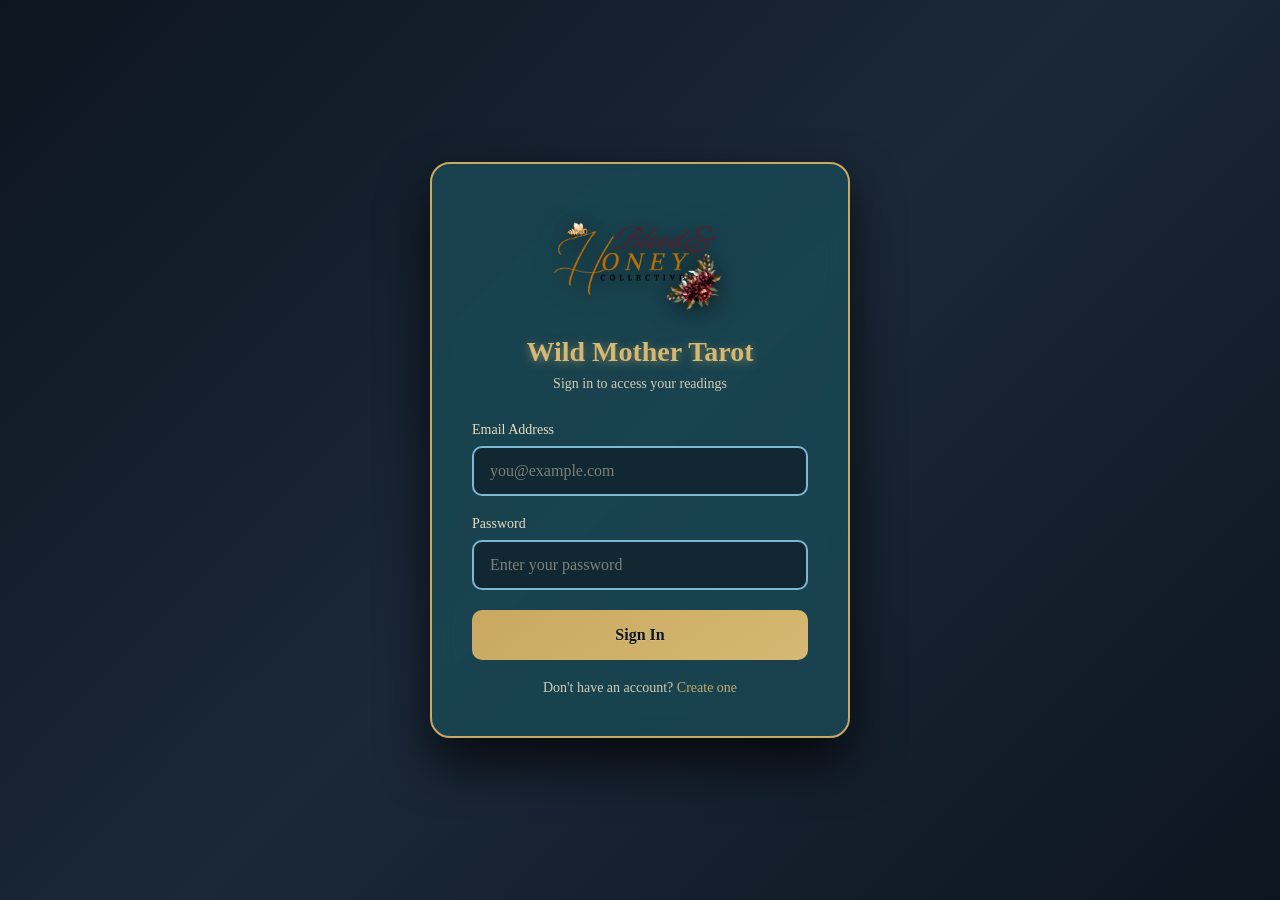
<file: index.html>
<!DOCTYPE html>
<html lang="en">
<head>
    <meta charset="UTF-8">
    <meta http-equiv="refresh" content="0; url=login.html">
    <script>window.location.href = 'login.html';</script>
</head>
<body></body>
</html>
</file>
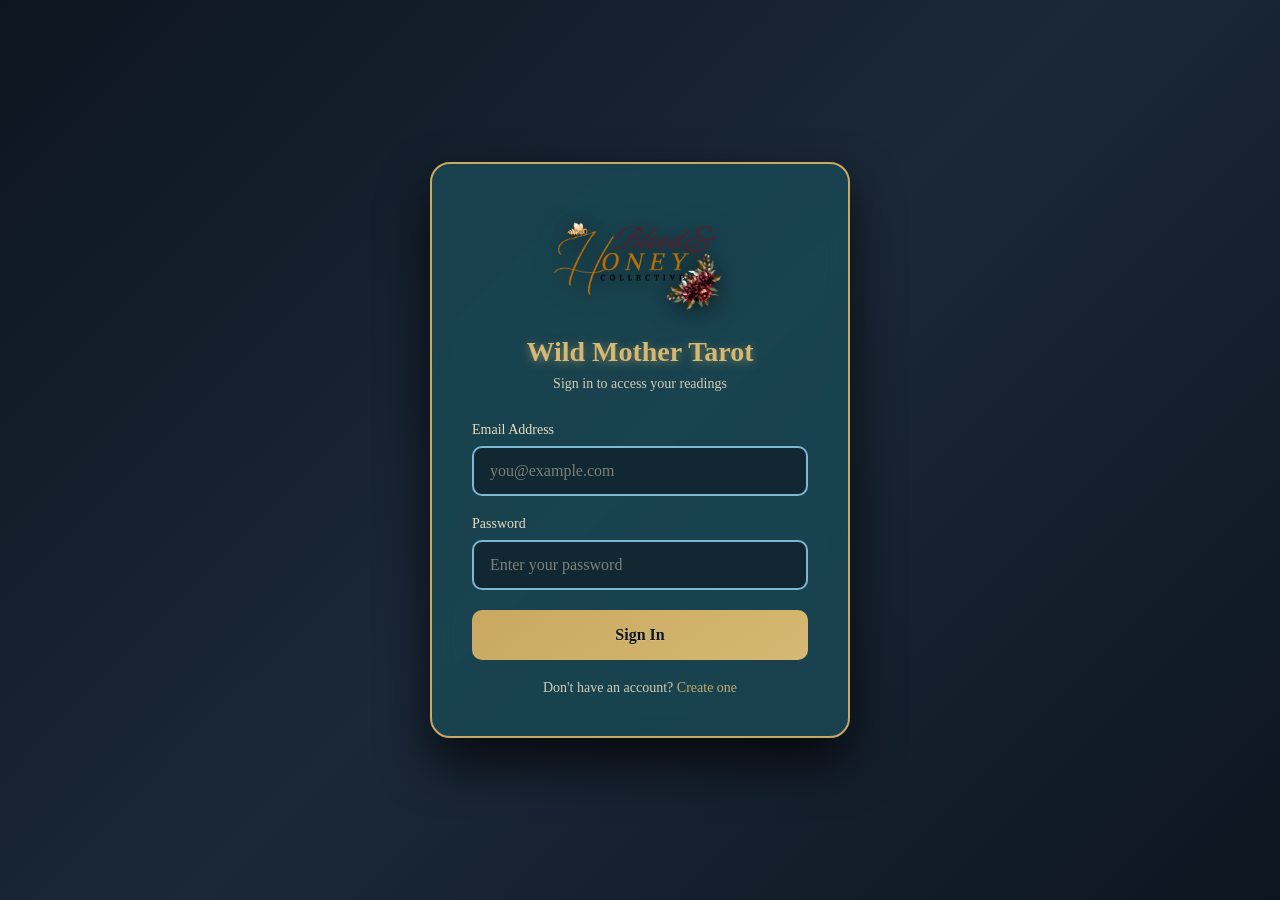
<file: tarot-app/index.html>
<!DOCTYPE html>
<html lang="en">
<head>
    <meta charset="UTF-8">
    <meta name="viewport" content="width=device-width, initial-scale=1.0">
    <title>Tarot Card Reading</title>
    <link rel="stylesheet" href="css/styles.css">
    <script>
        (function() {
            var token = localStorage.getItem('accessToken');
            if (!token) { window.location.href = 'login.html'; return; }
            try {
                var payload = JSON.parse(atob(token.split('.')[1]));
                if (payload.exp && payload.exp * 1000 < Date.now()) {
                    window.location.href = 'login.html';
                }
            } catch(e) {
                window.location.href = 'login.html';
            }
        })();
    </script>
</head>
<body>
    <div class="container">
        <!-- Back / Home Button -->
        <button id="home-btn" class="menu-toggle hidden">← Back</button>

        <!-- Logout Button -->
        <button id="logout-btn" class="logout-btn">Sign Out</button>

        <!-- Home Page -->
        <div id="home-page" class="home-page">
            <div class="home-header">
                <img src="images/BloodHoneyLogo.png" alt="Blood & Honey Collective" class="home-logo">
                <h2 class="home-subtitle">presents</h2>
                <h1 class="home-main-title">Wildmother Tarot</h1>
            </div>

            <div class="home-options">
                <button id="home-readings" class="home-option-btn">
                    <div class="home-option-icon">
                        <img src="images/ReadingsButton.png" alt="Ask The Cards" class="icon-image">
                    </div>
                    <h3 class="home-option-title">Ask The Cards</h3>
                    <p class="home-option-desc">Pull from your physical deck and explore their wisdom.</p>
                </button>

                <button id="home-journal" class="home-option-btn">
                    <div class="home-option-icon">
                        <img src="images/JournalButton.png" alt="Journal" class="icon-image">
                    </div>
                    <h3 class="home-option-title">Your Journal</h3>
                    <p class="home-option-desc">Reflect, record, remember.</p>
                </button>

                <button id="home-book-reading" class="home-option-btn">
                    <div class="home-option-icon">
                        <img src="images/CardOfTheDayButton.png" alt="Book a Reading" class="icon-image">
                    </div>
                    <h3 class="home-option-title">Book a Reading</h3>
                    <p class="home-option-desc">Book a personal reading with me.</p>
                </button>

                <button id="home-website" class="home-option-btn">
                    <div class="home-option-icon">
                        <img src="images/VisitOurWebsite.png" alt="Visit Our Website" class="icon-image">
                    </div>
                    <h3 class="home-option-title">Visit Our Website</h3>
                    <p class="home-option-desc">Your path continues beyond the cards.</p>
                </button>

                <button id="home-card-library" class="home-option-btn home-option-btn--wide">
                    <div class="home-option-icon">
                        <img src="images/ReadingsButton.png" alt="Explore the Deck" class="icon-image">
                    </div>
                    <h3 class="home-option-title">Explore the Deck</h3>
                    <p class="home-option-desc">Browse all 78 cards and their meanings.</p>
                </button>
            </div>
        </div>

        <!-- Card Library -->
        <div id="card-library" class="card-library hidden">
            <div class="library-header">
                <h2 class="library-title">Explore the Deck</h2>
                <p class="library-subtitle">78 cards. Each one a world.</p>
            </div>
            <div id="library-grid" class="library-grid"></div>
        </div>

        <!-- Card Detail Modal -->
        <div id="card-detail-modal" class="card-detail-modal hidden">
            <div class="card-detail-content">
                <button id="close-card-detail" class="card-detail-close">✕</button>
                <div id="card-detail-body"></div>
            </div>
        </div>

        <!-- Spread Selection -->
        <div id="spread-selection" class="spread-selection hidden">
            <div class="spread-question-section">
                <label for="reading-question" class="spread-question-label">Question I have for the cards</label>
                <textarea
                    id="reading-question"
                    class="spread-question-input"
                    placeholder="What are you seeking guidance on? (optional)"
                    rows="2"></textarea>
            </div>
            <button id="hold-question-btn" class="primary-btn hold-question-btn">Hold This in Your Heart</button>
        </div>

        <!-- Physical Deck Prompt -->
        <div id="physical-deck-prompt" class="physical-deck-prompt hidden">
            <h2>Shuffle. Listen. Trust.</h2>
            <p class="prompt-instruction">
                Take your Wildmother Tarot deck in your hands, then shuffle while holding your question in your heart.
            </p>
            <p class="prompt-subtext">
                If a card pops out, that's your card. Or when you feel called to, pull a card.
            </p>
            <p class="prompt-guidance">
                There's no rush. Trust your intuition. The cards that call to you are meant for you in this moment.
            </p>
            <div class="prompt-divider"><span class="prompt-divider-glyph">✦</span></div>
            <button id="continue-to-picker" class="primary-btn">I've Pulled My Cards</button>
            <div class="digital-fallback">
                <button id="use-digital-cards" class="subtle-link">
                    Don't have your deck? Use digital cards instead
                </button>
            </div>
        </div>

        <!-- Card Picker -->
        <div id="card-picker" class="card-picker hidden">
            <div id="card-picker-question" class="card-picker-question hidden">
                <p class="card-picker-question-label">Your question</p>
                <p id="card-picker-question-text" class="card-picker-question-text"></p>
            </div>
            <h2>Which card came to you?</h2>
            <p class="picker-instruction">
                Which card came home to you? Start typing its name below.
            </p>
            <div id="card-picker-positions"></div>
            <button id="confirm-cards" class="primary-btn" disabled>Continue to Your Reading</button>
        </div>

        <!-- Card Images Display (New) -->
        <div id="card-images-display" class="card-images-display hidden">
            <div id="card-images-question" class="card-images-question hidden">
                <h3>Your Question</h3>
                <p id="card-images-question-text"></p>
            </div>

            <div id="card-images-grid" class="card-images-grid"></div>

            <div class="card-images-actions">
                <button id="open-journal-btn" class="primary-btn journal-btn journal-btn-primary">
                    <span class="btn-icon">📖</span>
                    <span class="btn-text">Record in Journal</span>
                </button>
                <button id="explore-meanings-btn" class="primary-btn explore-btn">
                    <span class="btn-icon">✨</span>
                    <span class="btn-text">Explore with Wild Mother Guide</span>
                </button>
            </div>
        </div>

        <!-- Card Display Area (keep for backwards compatibility but hide) -->
        <div id="card-area" class="card-area hidden">
            <div id="position-labels" class="position-labels"></div>
            <div id="cards-container" class="cards-container"></div>
        </div>

        <!-- Reading Display -->
        <div id="reading-area" class="reading-area hidden">
            <!-- Question Display -->
            <div id="question-display" class="question-display hidden">
                <h3>Your Question</h3>
                <p id="question-text"></p>
            </div>

            <div class="reading-container">
                <div class="reading-column">
                    <h2>Your Reading</h2>
                    <div id="card-descriptions" class="card-descriptions"></div>
                </div>

                <!-- Reflections Section -->
                <div class="reflections-column">
                    <h2>Your Reflections</h2>
                    <textarea
                        id="reflections-textarea"
                        class="reflections-textarea"
                        placeholder="What thoughts, feelings, or insights does this reading bring up for you? Take a moment to reflect..."
                        rows="6"></textarea>
                    <button id="save-to-journal-btn" class="save-journal-btn">Save to Journal</button>
                    <button id="chat-with-gpt-btn" class="chat-gpt-btn">Chat with Guide ✨</button>
                    <div id="save-message" class="save-message hidden"></div>

                    <!-- GPT Chat Interface -->
                    <div id="gpt-chat-container" class="gpt-chat-container hidden">
                        <div class="gpt-chat-header">
                            <h3>Card Companion</h3>
                            <button id="close-gpt-chat" class="close-gpt-btn">✕</button>
                        </div>
                        <div id="gpt-conversation" class="gpt-conversation"></div>
                        <div class="gpt-input-area">
                            <textarea id="gpt-input" placeholder="Ask about your cards or request a reflection prompt..." rows="2"></textarea>
                            <button id="send-gpt-message" class="send-gpt-btn">Send</button>
                        </div>
                    </div>
                </div>
            </div>
        </div>

        <!-- Reset Button -->
        <div id="reset-container" class="reset-container hidden">
            <button id="reset-btn" class="reset-btn">New Reading</button>
        </div>

        <!-- Journal Page -->
        <div id="journal-page" class="journal-page hidden">
            <button id="journal-back-btn" class="back-btn">← Back to Home</button>
            <h2 class="journal-title">Your Journal</h2>

            <!-- Journal Calendar -->
            <div id="journal-calendar" class="journal-calendar">
                <div class="calendar-header">
                    <button id="cal-prev" class="cal-nav-btn">&#8249;</button>
                    <h3 id="cal-month-title" class="cal-month-title"></h3>
                    <button id="cal-next" class="cal-nav-btn">&#8250;</button>
                </div>
                <div class="calendar-weekdays">
                    <span>Sun</span>
                    <span>Mon</span>
                    <span>Tue</span>
                    <span>Wed</span>
                    <span>Thu</span>
                    <span>Fri</span>
                    <span>Sat</span>
                </div>
                <div id="calendar-grid" class="calendar-grid"></div>
            </div>

            <div id="journal-loading" class="journal-loading hidden">
                <p>Loading your entries...</p>
            </div>

            <div id="journal-entries-container" class="journal-entries-container"></div>

            <div id="journal-empty" class="journal-empty hidden">
                <p>No journal entries yet.</p>
                <p class="journal-empty-subtitle">Complete a reading and save your reflections to start your journal.</p>
            </div>

            <div id="journal-login-prompt" class="journal-login-prompt hidden">
                <p>Please sign in to view your journal.</p>
                <button class="primary-btn" onclick="window.location.href='login.html'">Sign In</button>
            </div>
        </div>

        <!-- Journal Entry Detail Modal -->
        <div id="entry-detail-modal" class="entry-modal hidden">
            <div class="entry-modal-content">
                <button id="close-entry-modal" class="entry-modal-close">✕</button>
                <div id="entry-detail-content"></div>
            </div>
        </div>

        <!-- Journal Entry Modal (Structured Format) -->
        <div id="journal-entry-modal" class="journal-entry-modal hidden">
            <div class="journal-entry-modal-content">
                <button id="close-journal-entry-modal" class="modal-close-btn">✕</button>

                <h2 class="journal-entry-title">Record Your Reading</h2>

                <!-- Question Field -->
                <div class="journal-field">
                    <label for="journal-question-input">Question I Asked</label>
                    <input
                        type="text"
                        id="journal-question-input"
                        class="journal-input"
                        placeholder="What question did you ask the cards? (optional)">
                </div>

                <!-- Cards Field -->
                <div class="journal-field">
                    <label for="journal-cards-input">Cards I Pulled</label>
                    <div class="journal-cards-section">
                        <div class="journal-cards-input-wrapper">
                            <input
                                type="text"
                                id="journal-cards-input"
                                class="journal-input"
                                placeholder="Start typing a card name..."
                                autocomplete="off">
                            <div id="journal-card-suggestions" class="journal-card-suggestions hidden"></div>
                        </div>
                        <div id="journal-selected-cards" class="journal-selected-cards"></div>
                    </div>
                </div>

                <!-- My Reflections Field -->
                <div class="journal-field">
                    <label for="journal-reflections-textarea">My Reflections</label>
                    <textarea
                        id="journal-reflections-textarea"
                        class="journal-textarea"
                        placeholder="What insights arise? What do these cards reveal?"
                        rows="6"></textarea>
                </div>

                <!-- Optional GPT Insights Field -->
                <div class="journal-field">
                    <label for="journal-gpt-insights-textarea">
                        GPT Insights
                        <span class="field-optional">(optional)</span>
                    </label>
                    <textarea
                        id="journal-gpt-insights-textarea"
                        class="journal-textarea"
                        placeholder="Copy and paste any insights from your GPT conversation here..."
                        rows="4"></textarea>
                </div>

                <div class="journal-modal-actions">
                    <button id="save-journal-modal-btn" class="primary-btn save-btn">Save to Journal</button>
                    <div id="journal-modal-save-message" class="save-message hidden"></div>
                </div>

                <div class="journal-modal-secondary">
                    <button id="journal-to-gpt-btn" class="subtle-link">
                        Or explore with Wild Mother Guide ✨
                    </button>
                </div>
            </div>
        </div>
    </div>

    <script src="js/auth.js"></script>
    <script src="js/script.js"></script>
</body>
</html>
</file>
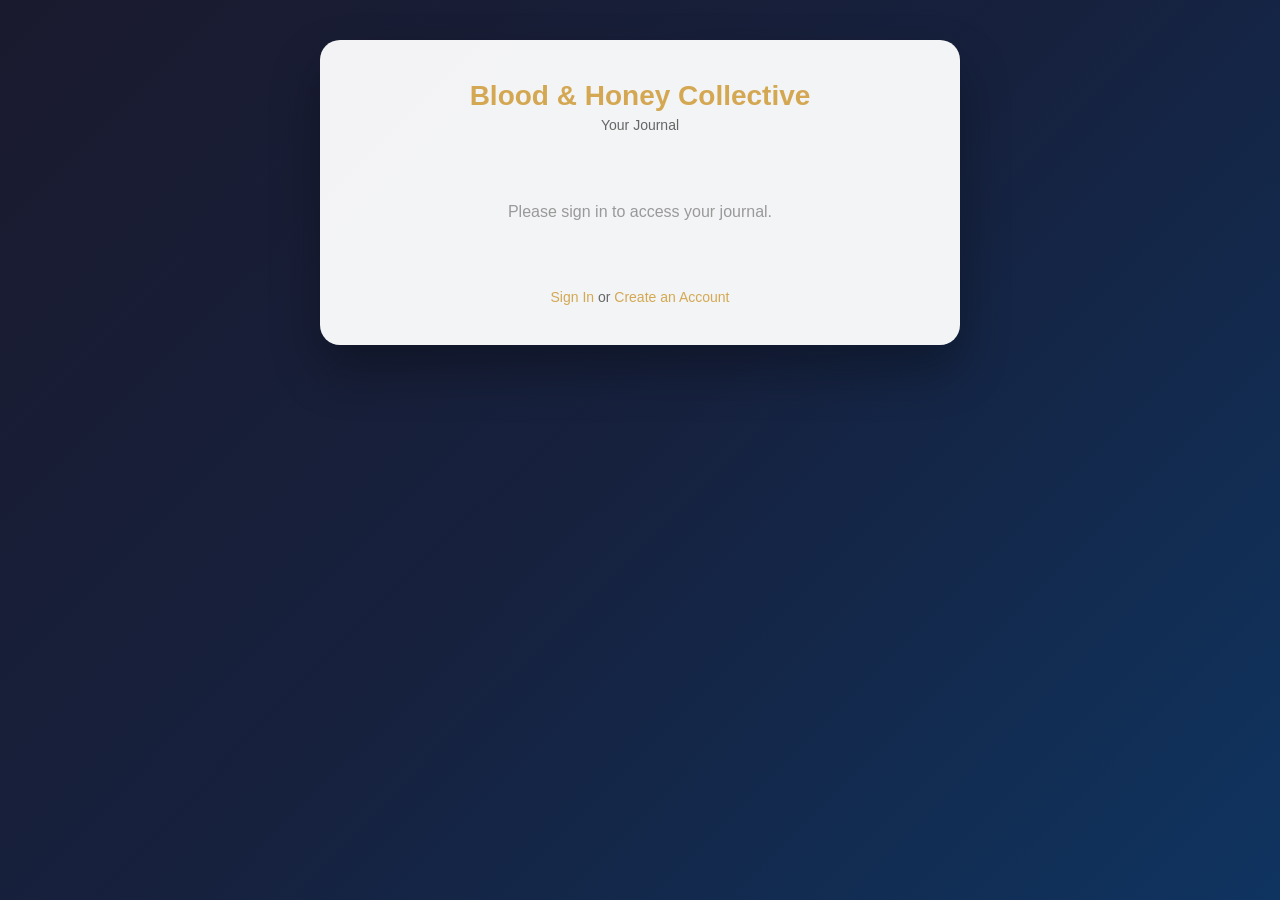
<file: journal.html>
<!DOCTYPE html>
<html lang="en">
<head>
    <meta charset="UTF-8">
    <meta name="viewport" content="width=device-width, initial-scale=1.0">
    <title>Blood & Honey Collective - Journal</title>
    <style>
        * {
            margin: 0;
            padding: 0;
            box-sizing: border-box;
        }

        body {
            font-family: 'Segoe UI', Tahoma, Geneva, Verdana, sans-serif;
            background: linear-gradient(135deg, #1a1a2e 0%, #16213e 50%, #0f3460 100%);
            min-height: 100vh;
            display: flex;
            justify-content: center;
            align-items: flex-start;
            padding: 20px;
        }

        .container {
            background: rgba(255, 255, 255, 0.95);
            border-radius: 20px;
            box-shadow: 0 25px 50px rgba(0, 0, 0, 0.3);
            padding: 40px;
            width: 100%;
            max-width: 640px;
            margin-top: 20px;
        }

        .logo {
            text-align: center;
            margin-bottom: 30px;
        }

        .logo h1 {
            color: #d4a853;
            font-size: 28px;
            font-weight: 700;
            margin-bottom: 5px;
        }

        .logo p {
            color: #666;
            font-size: 14px;
        }

        .message {
            padding: 14px;
            border-radius: 10px;
            margin-bottom: 20px;
            font-size: 14px;
            display: none;
        }

        .message.success {
            background: #d4edda;
            color: #155724;
            border: 1px solid #c3e6cb;
            display: block;
        }

        .message.error {
            background: #f8d7da;
            color: #721c24;
            border: 1px solid #f5c6cb;
            display: block;
        }

        .form-group {
            margin-bottom: 20px;
        }

        label {
            display: block;
            margin-bottom: 8px;
            color: #333;
            font-weight: 500;
            font-size: 14px;
        }

        input, textarea {
            width: 100%;
            padding: 14px 16px;
            border: 2px solid #e0e0e0;
            border-radius: 10px;
            font-size: 16px;
            font-family: inherit;
            transition: border-color 0.3s, box-shadow 0.3s;
        }

        input:focus, textarea:focus {
            outline: none;
            border-color: #d4a853;
            box-shadow: 0 0 0 3px rgba(212, 168, 83, 0.2);
        }

        input::placeholder, textarea::placeholder {
            color: #aaa;
        }

        textarea {
            resize: vertical;
            min-height: 120px;
        }

        .btn {
            padding: 14px 24px;
            background: linear-gradient(135deg, #d4a853 0%, #c4943f 100%);
            color: white;
            border: none;
            border-radius: 10px;
            font-size: 16px;
            font-weight: 600;
            cursor: pointer;
            transition: transform 0.2s, box-shadow 0.2s;
        }

        .btn:hover {
            transform: translateY(-2px);
            box-shadow: 0 10px 20px rgba(212, 168, 83, 0.3);
        }

        .btn:active {
            transform: translateY(0);
        }

        .btn:disabled {
            background: #ccc;
            cursor: not-allowed;
            transform: none;
            box-shadow: none;
        }

        .btn-small {
            padding: 8px 16px;
            font-size: 13px;
            border-radius: 8px;
        }

        .btn-danger {
            background: linear-gradient(135deg, #dc3545 0%, #c82333 100%);
        }

        .btn-danger:hover {
            box-shadow: 0 10px 20px rgba(220, 53, 69, 0.3);
        }

        .btn-secondary {
            background: linear-gradient(135deg, #6c757d 0%, #5a6268 100%);
        }

        .btn-secondary:hover {
            box-shadow: 0 10px 20px rgba(108, 117, 125, 0.3);
        }

        .header-row {
            display: flex;
            justify-content: space-between;
            align-items: center;
            margin-bottom: 20px;
        }

        .header-row h2 {
            color: #333;
            font-size: 20px;
        }

        .btn-group {
            display: flex;
            gap: 8px;
        }

        /* Entry form */
        #entryForm {
            display: none;
            margin-bottom: 30px;
            padding: 20px;
            background: #f8f9fa;
            border-radius: 12px;
        }

        #entryForm .form-actions {
            display: flex;
            gap: 10px;
        }

        /* Entry list */
        .entry-list {
            list-style: none;
        }

        .entry-item {
            background: #f8f9fa;
            border-radius: 12px;
            padding: 20px;
            margin-bottom: 12px;
            transition: box-shadow 0.2s;
        }

        .entry-item:hover {
            box-shadow: 0 4px 12px rgba(0, 0, 0, 0.08);
        }

        .entry-title {
            font-size: 18px;
            font-weight: 600;
            color: #333;
            margin-bottom: 6px;
        }

        .entry-date {
            font-size: 12px;
            color: #999;
            margin-bottom: 10px;
        }

        .entry-content {
            font-size: 14px;
            color: #555;
            line-height: 1.6;
            white-space: pre-wrap;
            margin-bottom: 12px;
        }

        .entry-actions {
            display: flex;
            gap: 8px;
        }

        .empty-state {
            text-align: center;
            padding: 40px 20px;
            color: #999;
        }

        .empty-state p {
            font-size: 16px;
            margin-bottom: 8px;
        }

        .empty-state small {
            font-size: 13px;
        }

        .login-link {
            text-align: center;
            margin-top: 20px;
            color: #666;
            font-size: 14px;
        }

        .login-link a {
            color: #d4a853;
            text-decoration: none;
            font-weight: 500;
        }

        .login-link a:hover {
            text-decoration: underline;
        }

        .nav-row {
            display: flex;
            justify-content: space-between;
            align-items: center;
            margin-bottom: 20px;
            padding-bottom: 15px;
            border-bottom: 1px solid #eee;
            font-size: 13px;
            color: #888;
        }

        .nav-row a {
            color: #d4a853;
            text-decoration: none;
            font-weight: 500;
        }

        .nav-row a:hover {
            text-decoration: underline;
        }

        .loading {
            text-align: center;
            padding: 30px;
            color: #999;
        }
    </style>
</head>
<body>
    <div class="container">
        <div class="logo">
            <h1>Blood & Honey Collective</h1>
            <p>Your Journal</p>
        </div>

        <div id="message" class="message"></div>

        <!-- Not logged in -->
        <div id="loginPrompt" style="display:none;">
            <div class="empty-state">
                <p>Please sign in to access your journal.</p>
            </div>
            <p class="login-link">
                <a href="login.html">Sign In</a> or <a href="index.html">Create an Account</a>
            </p>
        </div>

        <!-- Logged in -->
        <div id="journalApp" style="display:none;">
            <div class="nav-row">
                <span id="userEmail"></span>
                <a href="#" onclick="logout(); return false;">Sign Out</a>
            </div>

            <div class="header-row">
                <h2 id="entriesHeading">Entries</h2>
                <button class="btn btn-small" id="newEntryBtn" onclick="showForm()">New Entry</button>
            </div>

            <!-- Create / Edit form -->
            <div id="entryForm">
                <input type="hidden" id="editId">
                <div class="form-group">
                    <label for="entryTitle">Title</label>
                    <input type="text" id="entryTitle" placeholder="Entry title" required>
                </div>
                <div class="form-group">
                    <label for="entryContent">Content</label>
                    <textarea id="entryContent" placeholder="Write your thoughts..."></textarea>
                </div>
                <div class="form-actions">
                    <button class="btn btn-small" id="saveBtn" onclick="saveEntry()">Save</button>
                    <button class="btn btn-small btn-secondary" onclick="hideForm()">Cancel</button>
                </div>
            </div>

            <!-- Entries list -->
            <div id="loading" class="loading">Loading entries...</div>
            <ul id="entryList" class="entry-list"></ul>
            <div id="emptyState" class="empty-state" style="display:none;">
                <p>No journal entries yet.</p>
                <small>Tap "New Entry" to write your first one.</small>
            </div>
        </div>
    </div>

    <script>
        const API_BASE_URL = 'https://ioslearningsandbox.azurewebsites.net';

        function getToken() {
            return localStorage.getItem('accessToken');
        }

        function authHeaders() {
            return {
                'Content-Type': 'application/json',
                'Authorization': 'Bearer ' + getToken()
            };
        }

        function showMessage(text, type) {
            const el = document.getElementById('message');
            el.textContent = text;
            el.className = 'message ' + type;
        }

        function clearMessage() {
            const el = document.getElementById('message');
            el.className = 'message';
            el.textContent = '';
        }

        function formatDate(dateStr) {
            const d = new Date(dateStr);
            return d.toLocaleDateString(undefined, {
                year: 'numeric', month: 'short', day: 'numeric',
                hour: 'numeric', minute: '2-digit'
            });
        }

        // --- Auth ---

        function checkAuth() {
            const token = getToken();
            if (!token) {
                document.getElementById('loginPrompt').style.display = 'block';
                document.getElementById('journalApp').style.display = 'none';
                return false;
            }
            try {
                const payload = JSON.parse(atob(token.split('.')[1]));
                const email = payload['http://schemas.xmlsoap.org/ws/2005/05/identity/claims/name'];
                document.getElementById('userEmail').textContent = email;
            } catch (e) {
                logout();
                return false;
            }
            document.getElementById('loginPrompt').style.display = 'none';
            document.getElementById('journalApp').style.display = 'block';
            return true;
        }

        function logout() {
            localStorage.removeItem('accessToken');
            localStorage.removeItem('refreshToken');
            document.getElementById('loginPrompt').style.display = 'block';
            document.getElementById('journalApp').style.display = 'none';
            showMessage('You have been signed out.', 'success');
        }

        // --- Form ---

        function showForm(id, title, content) {
            document.getElementById('editId').value = id || '';
            document.getElementById('entryTitle').value = title || '';
            document.getElementById('entryContent').value = content || '';
            document.getElementById('entryForm').style.display = 'block';
            document.getElementById('saveBtn').textContent = id ? 'Update' : 'Save';
            document.getElementById('newEntryBtn').style.display = 'none';
            document.getElementById('entryTitle').focus();
        }

        function hideForm() {
            document.getElementById('entryForm').style.display = 'none';
            document.getElementById('newEntryBtn').style.display = 'inline-block';
        }

        // --- API calls ---

        async function loadEntries() {
            const listEl = document.getElementById('entryList');
            const loadingEl = document.getElementById('loading');
            const emptyEl = document.getElementById('emptyState');

            loadingEl.style.display = 'block';
            listEl.innerHTML = '';
            emptyEl.style.display = 'none';

            try {
                const res = await fetch(API_BASE_URL + '/api/Journal?skip=0&take=50', {
                    headers: authHeaders()
                });

                if (res.status === 401) {
                    logout();
                    showMessage('Session expired. Please sign in again.', 'error');
                    return;
                }

                const entries = await res.json();
                loadingEl.style.display = 'none';

                if (entries.length === 0) {
                    emptyEl.style.display = 'block';
                    return;
                }

                entries.forEach(entry => {
                    const li = document.createElement('li');
                    li.className = 'entry-item';
                    li.id = 'entry-' + entry.id;
                    li.innerHTML =
                        '<div class="entry-title">' + escapeHtml(entry.title) + '</div>' +
                        '<div class="entry-date">' + formatDate(entry.createdAt) + '</div>' +
                        '<div class="entry-content">' + escapeHtml(entry.content || '') + '</div>' +
                        '<div class="entry-actions">' +
                            '<button class="btn btn-small btn-secondary" onclick="editEntry(' + entry.id + ')">Edit</button>' +
                            '<button class="btn btn-small btn-danger" onclick="deleteEntry(' + entry.id + ')">Delete</button>' +
                        '</div>';
                    listEl.appendChild(li);
                });
            } catch (err) {
                loadingEl.style.display = 'none';
                showMessage('Unable to load entries. Please try again.', 'error');
            }
        }

        async function saveEntry() {
            const id = document.getElementById('editId').value;
            const title = document.getElementById('entryTitle').value.trim();
            const content = document.getElementById('entryContent').value;

            if (!title) {
                showMessage('Title is required.', 'error');
                return;
            }

            const saveBtn = document.getElementById('saveBtn');
            saveBtn.disabled = true;
            saveBtn.textContent = 'Saving...';
            clearMessage();

            try {
                const url = id
                    ? API_BASE_URL + '/api/Journal/' + id
                    : API_BASE_URL + '/api/Journal';

                const res = await fetch(url, {
                    method: id ? 'PUT' : 'POST',
                    headers: authHeaders(),
                    body: JSON.stringify({ title, content })
                });

                if (res.status === 401) {
                    logout();
                    showMessage('Session expired. Please sign in again.', 'error');
                    return;
                }

                if (!res.ok) {
                    const data = await res.json();
                    const msg = data.errors
                        ? data.errors.map(e => e.message).join(', ')
                        : 'Could not save entry.';
                    showMessage(msg, 'error');
                    return;
                }

                hideForm();
                showMessage(id ? 'Entry updated.' : 'Entry created.', 'success');
                await loadEntries();
            } catch (err) {
                showMessage('Unable to save. Please try again.', 'error');
            } finally {
                saveBtn.disabled = false;
                saveBtn.textContent = id ? 'Update' : 'Save';
            }
        }

        function editEntry(id) {
            const item = document.getElementById('entry-' + id);
            const title = item.querySelector('.entry-title').textContent;
            const content = item.querySelector('.entry-content').textContent;
            showForm(id, title, content);
            window.scrollTo({ top: 0, behavior: 'smooth' });
        }

        async function deleteEntry(id) {
            if (!confirm('Delete this entry?')) return;

            clearMessage();

            try {
                const res = await fetch(API_BASE_URL + '/api/Journal/' + id, {
                    method: 'DELETE',
                    headers: authHeaders()
                });

                if (res.status === 401) {
                    logout();
                    showMessage('Session expired. Please sign in again.', 'error');
                    return;
                }

                if (res.status === 204 || res.ok) {
                    showMessage('Entry deleted.', 'success');
                    await loadEntries();
                } else {
                    showMessage('Could not delete entry.', 'error');
                }
            } catch (err) {
                showMessage('Unable to delete. Please try again.', 'error');
            }
        }

        function escapeHtml(str) {
            const div = document.createElement('div');
            div.textContent = str;
            return div.innerHTML;
        }

        // --- Init ---
        if (checkAuth()) {
            loadEntries();
        }
    </script>
</body>
</html>
</file>
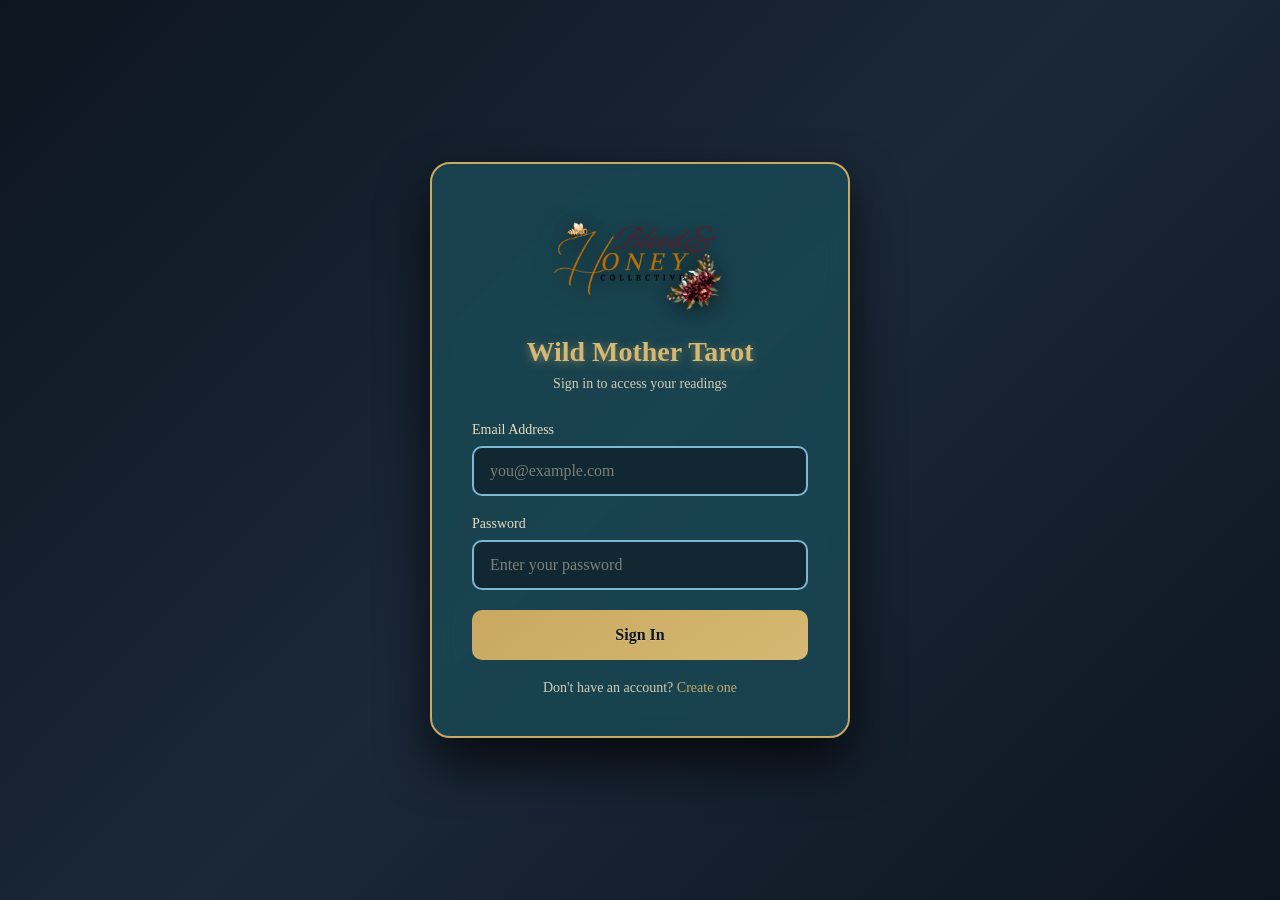
<file: login.html>
<!DOCTYPE html>
<html lang="en">
<head>
    <meta charset="UTF-8">
    <meta name="viewport" content="width=device-width, initial-scale=1.0">
    <title>Sign In - Wild Mother Tarot</title>
    <link rel="stylesheet" href="css/auth-styles.css">
</head>
<body>
    <div class="auth-container">
        <div class="auth-brand">
            <img src="images/BloodHoneyLogo.png" alt="Blood & Honey Collective" class="auth-logo">
        </div>
        <div class="logo">
            <h1>Wild Mother Tarot</h1>
            <p>Sign in to access your readings</p>
        </div>

        <div id="message" class="message"></div>

        <form id="loginForm">
            <div class="form-group">
                <label for="email">Email Address</label>
                <input
                    type="email"
                    id="email"
                    name="email"
                    placeholder="you@example.com"
                    required
                    autocomplete="email"
                >
            </div>

            <div class="form-group">
                <label for="password">Password</label>
                <input
                    type="password"
                    id="password"
                    name="password"
                    placeholder="Enter your password"
                    required
                    autocomplete="current-password"
                >
            </div>

            <button type="submit" class="btn-primary" id="submitBtn">Sign In</button>
        </form>

        <p class="auth-link">
            Don't have an account? <a href="register.html">Create one</a>
        </p>
    </div>

    <script src="js/auth.js"></script>
    <script>
        // Check if already logged in - redirect to main app
        if (isAuthenticated()) {
            window.location.href = 'app.html';
        }

        // Check for registration success message
        const urlParams = new URLSearchParams(window.location.search);
        if (urlParams.get('registered') === 'true') {
            showMessage('message', 'Registration successful! Please sign in.', 'success');
        }

        const form = document.getElementById('loginForm');
        const messageDiv = document.getElementById('message');
        const submitBtn = document.getElementById('submitBtn');

        form.addEventListener('submit', async (e) => {
            e.preventDefault();

            const email = document.getElementById('email').value.trim();
            const password = document.getElementById('password').value;

            // Clear previous messages
            messageDiv.className = 'message';
            messageDiv.textContent = '';

            // Disable button during request
            submitBtn.disabled = true;
            submitBtn.textContent = 'Signing In...';

            // Call login function from auth.js
            const result = await login(email, password);

            if (result.success) {
                // Store tokens
                setTokens(result.data.accessToken, result.data.refreshToken);

                showMessage('message', 'Signed in successfully! Redirecting...', 'success');
                form.reset();

                // Redirect to main app after brief delay
                setTimeout(() => {
                    window.location.href = 'app.html';
                }, 1000);
            } else {
                showMessage('message', result.error, 'error');
                submitBtn.disabled = false;
                submitBtn.textContent = 'Sign In';
            }
        });
    </script>
</body>
</html>
</file>
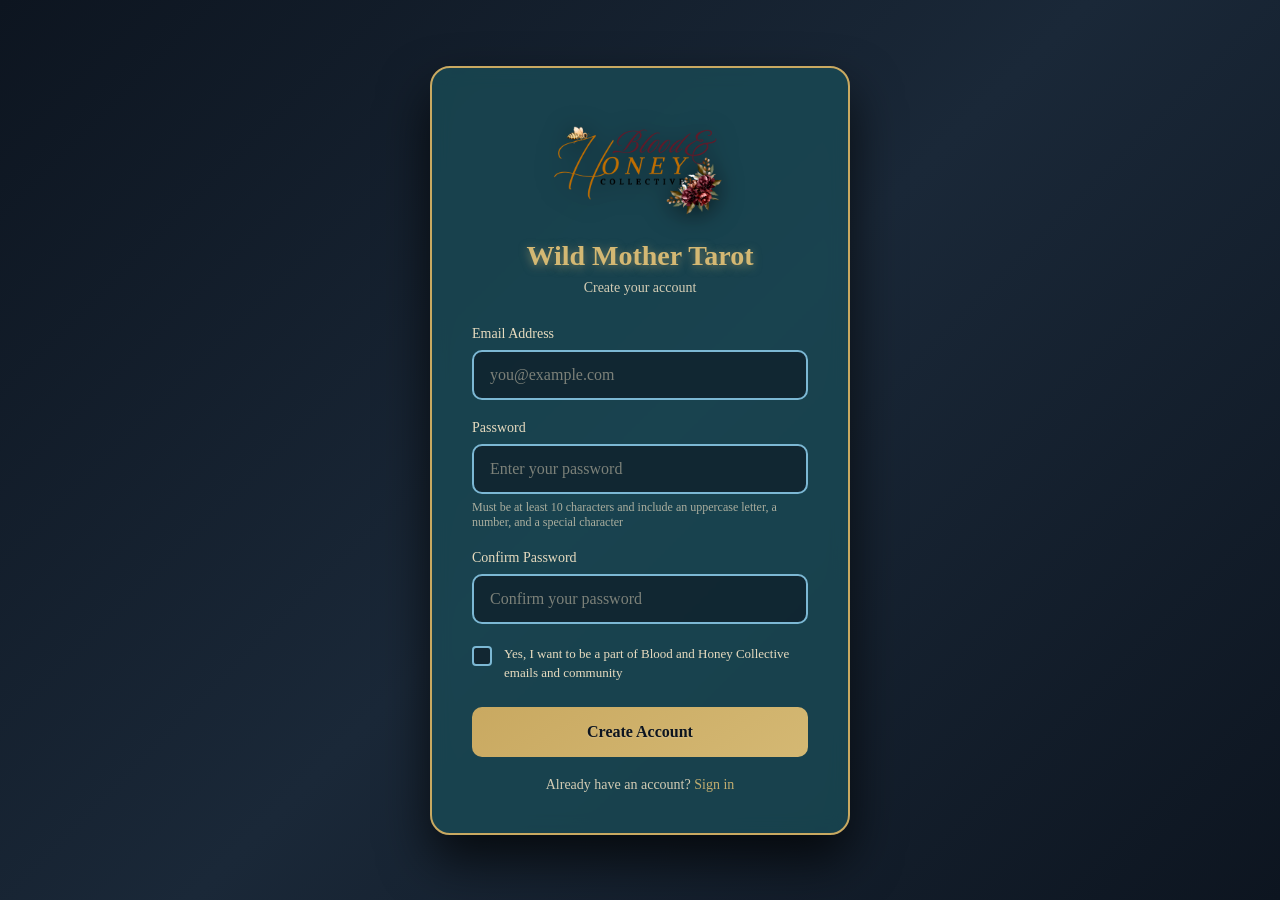
<file: register.html>
<!DOCTYPE html>
<html lang="en">
<head>
    <meta charset="UTF-8">
    <meta name="viewport" content="width=device-width, initial-scale=1.0">
    <title>Create Account - Wild Mother Tarot</title>
    <link rel="stylesheet" href="css/auth-styles.css">
</head>
<body>
    <div class="auth-container">
        <div class="auth-brand">
            <img src="images/BloodHoneyLogo.png" alt="Blood & Honey Collective" class="auth-logo">
        </div>
        <div class="logo">
            <h1>Wild Mother Tarot</h1>
            <p>Create your account</p>
        </div>

        <div id="message" class="message"></div>

        <form id="registerForm">
            <div class="form-group">
                <label for="email">Email Address</label>
                <input
                    type="email"
                    id="email"
                    name="email"
                    placeholder="you@example.com"
                    required
                    autocomplete="email"
                >
            </div>

            <div class="form-group">
                <label for="password">Password</label>
                <input
                    type="password"
                    id="password"
                    name="password"
                    placeholder="Enter your password"
                    required
                    minlength="10"
                    autocomplete="new-password"
                >
                <p class="password-requirements">Must be at least 10 characters and include an uppercase letter, a number, and a special character</p>
            </div>

            <div class="form-group">
                <label for="confirmPassword">Confirm Password</label>
                <input
                    type="password"
                    id="confirmPassword"
                    name="confirmPassword"
                    placeholder="Confirm your password"
                    required
                    autocomplete="new-password"
                >
            </div>

            <div class="form-group checkbox-group">
                <label class="checkbox-label">
                    <input type="checkbox" id="communityOptIn" name="communityOptIn">
                    <span class="checkbox-custom"></span>
                    <span class="checkbox-text">Yes, I want to be a part of Blood and Honey Collective emails and community</span>
                </label>
            </div>

            <button type="submit" class="btn-primary" id="submitBtn">Create Account</button>
        </form>

        <p class="auth-link">
            Already have an account? <a href="login.html">Sign in</a>
        </p>
    </div>

    <script src="js/auth.js"></script>
    <script>
        const form = document.getElementById('registerForm');
        const messageDiv = document.getElementById('message');
        const submitBtn = document.getElementById('submitBtn');

        form.addEventListener('submit', async (e) => {
            e.preventDefault();

            const email = document.getElementById('email').value.trim();
            const password = document.getElementById('password').value;
            const confirmPassword = document.getElementById('confirmPassword').value;
            const communityOptIn = document.getElementById('communityOptIn').checked;

            // Clear previous messages
            messageDiv.className = 'message';
            messageDiv.textContent = '';

            // Validate passwords match
            if (password !== confirmPassword) {
                showMessage('message', 'Passwords do not match', 'error');
                return;
            }

            // Validate password strength: 10+ chars, uppercase, number, special char
            if (password.length < 10) {
                showMessage('message', 'Password must be at least 10 characters', 'error');
                return;
            }
            if (!/[A-Z]/.test(password)) {
                showMessage('message', 'Password must include at least one uppercase letter', 'error');
                return;
            }
            if (!/[0-9]/.test(password)) {
                showMessage('message', 'Password must include at least one number', 'error');
                return;
            }
            if (!/[^A-Za-z0-9]/.test(password)) {
                showMessage('message', 'Password must include at least one special character', 'error');
                return;
            }

            // Disable button during request
            submitBtn.disabled = true;
            submitBtn.textContent = 'Creating Account...';

            // Call register function from auth.js
            const result = await register(email, password, { communityOptIn });

            if (result.success) {
                showMessage('message', 'Account created successfully! Redirecting to login...', 'success');
                form.reset();

                // Redirect to login page after 2 seconds
                setTimeout(() => {
                    window.location.href = 'login.html?registered=true';
                }, 2000);
            } else {
                showMessage('message', result.error, 'error');
                submitBtn.disabled = false;
                submitBtn.textContent = 'Create Account';
            }
        });
    </script>
</body>
</html>
</file>
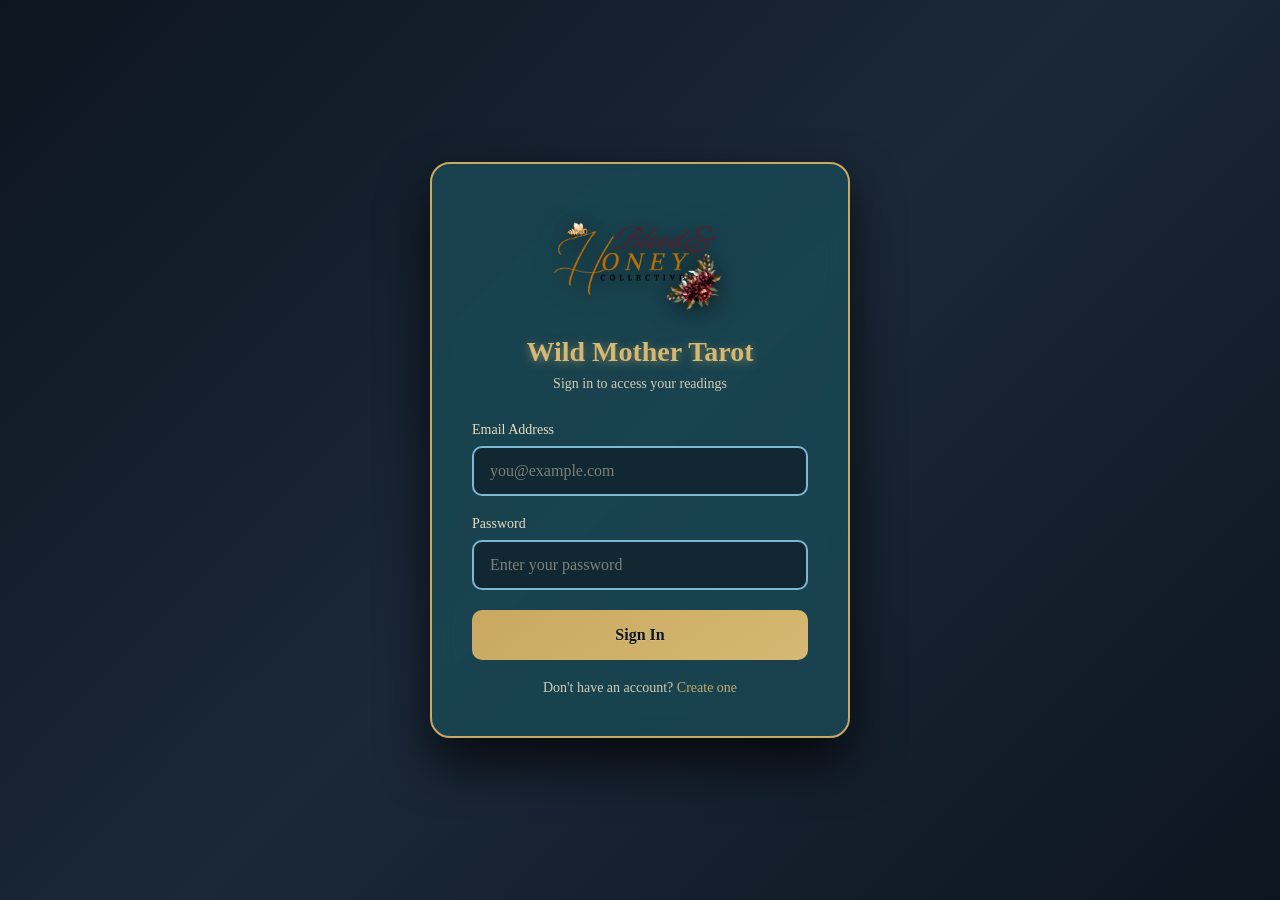
<file: tarot-app/login.html>
<!DOCTYPE html>
<html lang="en">
<head>
    <meta charset="UTF-8">
    <meta name="viewport" content="width=device-width, initial-scale=1.0">
    <title>Sign In - Wild Mother Tarot</title>
    <link rel="stylesheet" href="css/auth-styles.css">
</head>
<body>
    <div class="auth-container">
        <div class="auth-brand">
            <img src="images/BloodHoneyLogo.png" alt="Blood & Honey Collective" class="auth-logo">
        </div>
        <div class="logo">
            <h1>Wild Mother Tarot</h1>
            <p>Sign in to access your readings</p>
        </div>

        <div id="message" class="message"></div>

        <form id="loginForm">
            <div class="form-group">
                <label for="email">Email Address</label>
                <input
                    type="email"
                    id="email"
                    name="email"
                    placeholder="you@example.com"
                    required
                    autocomplete="email"
                >
            </div>

            <div class="form-group">
                <label for="password">Password</label>
                <input
                    type="password"
                    id="password"
                    name="password"
                    placeholder="Enter your password"
                    required
                    autocomplete="current-password"
                >
            </div>

            <button type="submit" class="btn-primary" id="submitBtn">Sign In</button>
        </form>

        <p class="auth-link">
            Don't have an account? <a href="register.html">Create one</a>
        </p>
    </div>

    <script src="js/auth.js"></script>
    <script>
        // Check if already logged in - redirect to main app
        if (isAuthenticated()) {
            window.location.href = 'index.html';
        }

        // Check for registration success message
        const urlParams = new URLSearchParams(window.location.search);
        if (urlParams.get('registered') === 'true') {
            showMessage('message', 'Registration successful! Please sign in.', 'success');
        }

        const form = document.getElementById('loginForm');
        const messageDiv = document.getElementById('message');
        const submitBtn = document.getElementById('submitBtn');

        form.addEventListener('submit', async (e) => {
            e.preventDefault();

            const email = document.getElementById('email').value.trim();
            const password = document.getElementById('password').value;

            // Clear previous messages
            messageDiv.className = 'message';
            messageDiv.textContent = '';

            // Disable button during request
            submitBtn.disabled = true;
            submitBtn.textContent = 'Signing In...';

            // Call login function from auth.js
            const result = await login(email, password);

            if (result.success) {
                // Store tokens
                setTokens(result.data.accessToken, result.data.refreshToken);

                showMessage('message', 'Signed in successfully! Redirecting...', 'success');
                form.reset();

                // Redirect to main app after brief delay
                setTimeout(() => {
                    window.location.href = 'index.html';
                }, 1000);
            } else {
                showMessage('message', result.error, 'error');
                submitBtn.disabled = false;
                submitBtn.textContent = 'Sign In';
            }
        });
    </script>
</body>
</html>
</file>
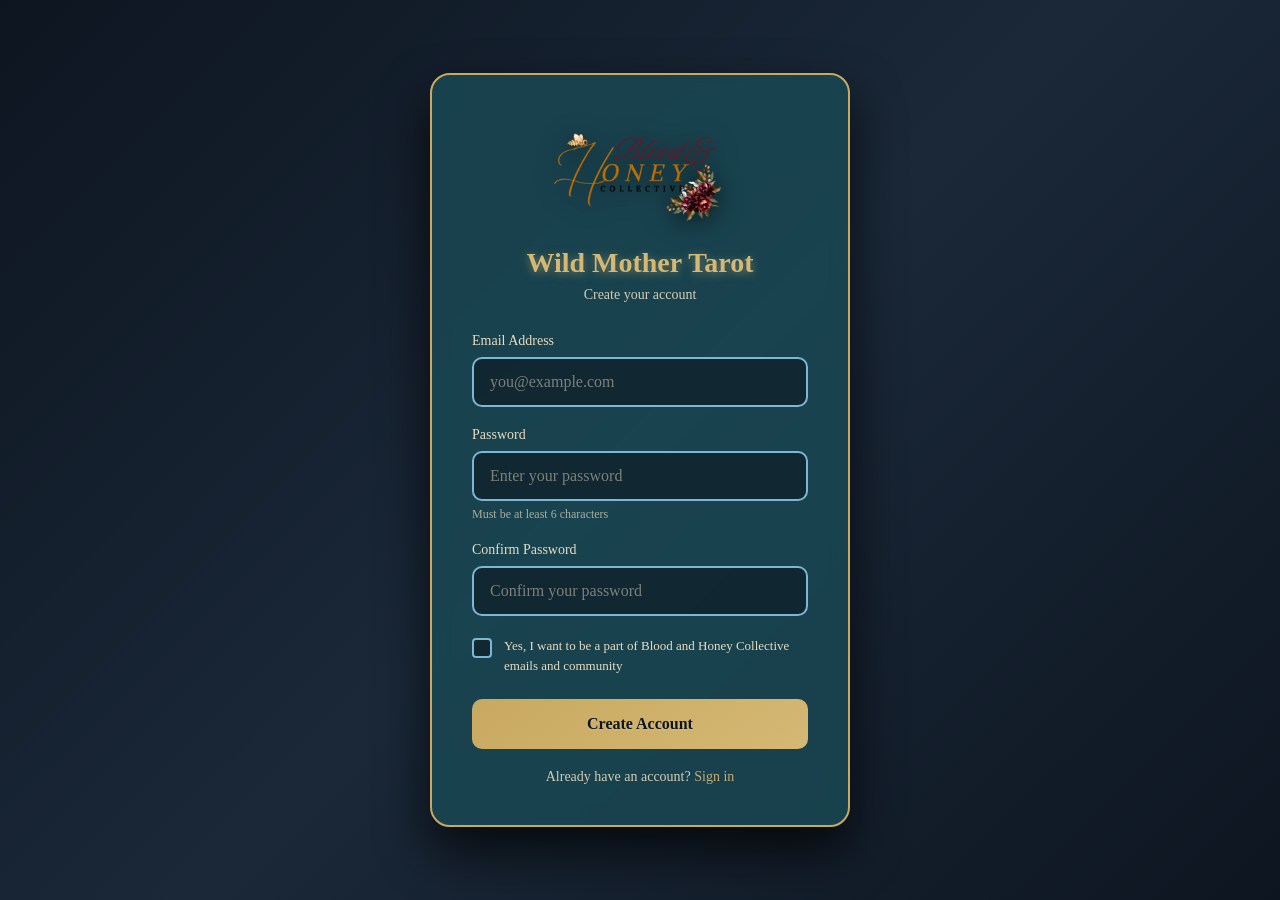
<file: tarot-app/register.html>
<!DOCTYPE html>
<html lang="en">
<head>
    <meta charset="UTF-8">
    <meta name="viewport" content="width=device-width, initial-scale=1.0">
    <title>Create Account - Wild Mother Tarot</title>
    <link rel="stylesheet" href="css/auth-styles.css">
</head>
<body>
    <div class="auth-container">
        <div class="auth-brand">
            <img src="images/BloodHoneyLogo.png" alt="Blood & Honey Collective" class="auth-logo">
        </div>
        <div class="logo">
            <h1>Wild Mother Tarot</h1>
            <p>Create your account</p>
        </div>

        <div id="message" class="message"></div>

        <form id="registerForm">
            <div class="form-group">
                <label for="email">Email Address</label>
                <input
                    type="email"
                    id="email"
                    name="email"
                    placeholder="you@example.com"
                    required
                    autocomplete="email"
                >
            </div>

            <div class="form-group">
                <label for="password">Password</label>
                <input
                    type="password"
                    id="password"
                    name="password"
                    placeholder="Enter your password"
                    required
                    minlength="6"
                    autocomplete="new-password"
                >
                <p class="password-requirements">Must be at least 6 characters</p>
            </div>

            <div class="form-group">
                <label for="confirmPassword">Confirm Password</label>
                <input
                    type="password"
                    id="confirmPassword"
                    name="confirmPassword"
                    placeholder="Confirm your password"
                    required
                    autocomplete="new-password"
                >
            </div>

            <div class="form-group checkbox-group">
                <label class="checkbox-label">
                    <input type="checkbox" id="communityOptIn" name="communityOptIn">
                    <span class="checkbox-custom"></span>
                    <span class="checkbox-text">Yes, I want to be a part of Blood and Honey Collective emails and community</span>
                </label>
            </div>

            <button type="submit" class="btn-primary" id="submitBtn">Create Account</button>
        </form>

        <p class="auth-link">
            Already have an account? <a href="login.html">Sign in</a>
        </p>
    </div>

    <script src="js/auth.js"></script>
    <script>
        const form = document.getElementById('registerForm');
        const messageDiv = document.getElementById('message');
        const submitBtn = document.getElementById('submitBtn');

        form.addEventListener('submit', async (e) => {
            e.preventDefault();

            const email = document.getElementById('email').value.trim();
            const password = document.getElementById('password').value;
            const confirmPassword = document.getElementById('confirmPassword').value;
            const communityOptIn = document.getElementById('communityOptIn').checked;

            // Clear previous messages
            messageDiv.className = 'message';
            messageDiv.textContent = '';

            // Validate passwords match
            if (password !== confirmPassword) {
                showMessage('message', 'Passwords do not match', 'error');
                return;
            }

            // Validate password length
            if (password.length < 6) {
                showMessage('message', 'Password must be at least 6 characters', 'error');
                return;
            }

            // Disable button during request
            submitBtn.disabled = true;
            submitBtn.textContent = 'Creating Account...';

            // Call register function from auth.js
            const result = await register(email, password, { communityOptIn });

            if (result.success) {
                showMessage('message', 'Account created successfully! Redirecting to login...', 'success');
                form.reset();

                // Redirect to login page after 2 seconds
                setTimeout(() => {
                    window.location.href = 'login.html?registered=true';
                }, 2000);
            } else {
                showMessage('message', result.error, 'error');
                submitBtn.disabled = false;
                submitBtn.textContent = 'Create Account';
            }
        });
    </script>
</body>
</html>
</file>
<file: tarot-app/css/styles.css>
/* ============================================
   CUSTOM FONTS
   ============================================ */

@font-face {
    font-family: 'Rebel';
    src: url('../fonts/Rebel.woff2') format('woff2');
    font-weight: normal;
    font-style: normal;
}

@font-face {
    font-family: 'Ashley Southine';
    src: url('../fonts/Ashley Southine.ttf') format('truetype');
    font-weight: normal;
    font-style: normal;
}

@font-face {
    font-family: 'Alchemist Serif';
    src: url('../fonts/Alchemist Serif Font.ttf') format('truetype');
    font-weight: normal;
    font-style: normal;
}

* {
    margin: 0;
    padding: 0;
    box-sizing: border-box;
}

body {
    font-family: 'Georgia', serif;
    background:
        repeating-linear-gradient(
            135deg,
            #0a2e3d 0px,
            #0d3545 25px,
            #134456 50px,
            #1a5468 75px,
            #2d6b82 100px,
            #1a5468 125px,
            #134456 150px,
            #0d3545 175px,
            #0a2e3d 200px
        );
    color: #ffffff;
    min-height: 100vh;
    padding: 20px;
    display: flex;
    align-items: center;
    justify-content: center;
}

.container {
    max-width: 1200px;
    margin: 0 auto;
    width: 100%;
}

/* Spread Selection */
.spread-selection {
    text-align: center;
    margin: 0 auto;
    display: flex;
    flex-direction: column;
    align-items: center;
    justify-content: center;
    padding: 20px;
}

/* Hold This in Your Heart button */
.hold-question-btn {
    margin-top: 10px;
}

/* Question Section on Spread Selection */
.spread-question-section {
    max-width: 600px;
    width: 100%;
    margin: 20px auto 40px;
    text-align: center;
}

.spread-question-label {
    display: block;
    color: #d4b873;
    font-size: 1.1rem;
    margin-bottom: 12px;
    font-style: italic;
}

.spread-question-input {
    width: 100%;
    background: rgba(26, 74, 85, 0.4);
    border: 2px solid #7cb8d4;
    border-radius: 10px;
    padding: 15px;
    color: #e8dcc0;
    font-family: 'Georgia', serif;
    font-size: 1rem;
    resize: vertical;
    transition: all 0.3s ease;
}

.spread-question-input:focus {
    outline: none;
    border-color: #d4b873;
    background: rgba(26, 74, 85, 0.6);
    box-shadow: 0 0 15px rgba(212, 184, 115, 0.3);
}

.spread-question-input::placeholder {
    color: #7cb8d4;
    opacity: 0.6;
}

.button-group {
    display: flex;
    justify-content: center;
    gap: 30px;
    flex-wrap: wrap;
}

.spread-btn-img {
    background: transparent;
    border: none;
    padding: 0;
    cursor: pointer;
    transition: all 0.3s ease;
    max-width: 300px;
    width: 100%;
}

.spread-btn-img img {
    width: 100%;
    height: auto;
    display: block;
    border-radius: 10px;
    transition: all 0.3s ease;
    box-shadow: 0 4px 15px rgba(0, 0, 0, 0.7);
}

.spread-btn-img:hover {
    transform: translateY(-5px) scale(1.02);
}

.spread-btn-img:hover img {
    box-shadow: 0 8px 25px rgba(74, 123, 167, 0.8);
}

/* Card Area */
.card-area {
    margin: 40px 0;
    text-align: center;
}

.position-labels {
    display: flex;
    justify-content: center;
    gap: 20px;
    margin-bottom: 10px;
    flex-wrap: wrap;
}

.position-label {
    color: #d4b873;
    font-size: 1rem;
    font-weight: bold;
    min-width: 150px;
    text-align: center;
}

.cards-container {
    display: flex;
    justify-content: center;
    gap: 20px;
    flex-wrap: wrap;
    padding: 20px;
}

.card {
    width: 150px;
    height: 260px;
    perspective: 1000px;
    cursor: pointer;
}

.card-inner {
    position: relative;
    width: 100%;
    height: 100%;
    transition: transform 0.6s;
    transform-style: preserve-3d;
}

.card.flipped .card-inner {
    transform: rotateY(180deg);
}

.card-face {
    position: absolute;
    width: 100%;
    height: 100%;
    backface-visibility: hidden;
    border-radius: 10px;
    box-shadow: 0 4px 15px rgba(0, 0, 0, 0.5);
}

.card-back {
    background: linear-gradient(145deg, #1a4a55, #2d5f6d);
    border: 3px solid #c9a961;
    display: flex;
    align-items: center;
    justify-content: center;
    font-size: 2rem;
    color: #d4b873;
}

.card-front {
    transform: rotateY(180deg);
    background: #e8dcc0;
    border: 3px solid #8b7355;
}

.card-front img {
    width: 100%;
    height: 100%;
    object-fit: cover;
    border-radius: 8px;
}

.card:not(.flipped):hover {
    transform: translateY(-10px);
    transition: transform 0.3s ease;
}

/* Reading Area */
.reading-area {
    margin: 40px 0;
    padding: 30px;
    background: rgba(26, 74, 85, 0.6);
    border: 2px solid #c9a961;
    border-radius: 15px;
}

/* Question Display */
.question-display {
    margin-bottom: 30px;
    padding: 20px;
    background: rgba(13, 21, 32, 0.5);
    border: 2px solid #d4b873;
    border-radius: 10px;
    text-align: center;
}

.question-display h3 {
    color: #d4b873;
    font-size: 1.2rem;
    margin-bottom: 10px;
}

.question-display p {
    color: #e8dcc0;
    font-style: italic;
    font-size: 1.1rem;
    line-height: 1.6;
}

.reading-container {
    display: flex;
    gap: 30px;
    align-items: flex-start;
}

.reading-column {
    flex: 1;
    min-width: 0;
}

.reflections-column {
    flex: 0 0 400px;
    min-width: 300px;
}

.reading-area h2 {
    color: #d4b873;
    text-align: center;
    margin-bottom: 30px;
    font-size: 2rem;
}

.card-descriptions {
    display: flex;
    flex-direction: column;
    gap: 25px;
}

.card-description {
    background: rgba(45, 95, 109, 0.4);
    padding: 20px;
    border-radius: 10px;
    border-left: 4px solid #d4b873;
}

.card-description h3 {
    color: #d4b873;
    margin-bottom: 5px;
    font-size: 1.3rem;
}

.card-description .position {
    color: #7cb8d4;
    font-style: italic;
    margin-bottom: 10px;
    font-size: 0.9rem;
}

.card-description .keywords {
    color: #c9a961;
    font-size: 0.9rem;
    margin-bottom: 10px;
}

.card-description .meaning {
    color: #e8dcc0;
    line-height: 1.6;
}

/* Reflections Section */
.reflections-textarea {
    width: 100%;
    height: 100%;
    min-height: 400px;
    background: rgba(13, 21, 32, 0.6);
    border: 2px solid #7cb8d4;
    border-radius: 8px;
    padding: 15px;
    color: #e8dcc0;
    font-family: 'Georgia', serif;
    font-size: 1rem;
    line-height: 1.6;
    resize: vertical;
    transition: all 0.3s ease;
}

.reflections-textarea:focus {
    outline: none;
    border-color: #d4b873;
    background: rgba(13, 21, 32, 0.8);
    box-shadow: 0 0 15px rgba(212, 184, 115, 0.3);
}

.reflections-textarea::placeholder {
    color: #7cb8d4;
    opacity: 0.6;
}

/* Save to Journal Button */
.save-journal-btn {
    width: 100%;
    margin-top: 15px;
    background: linear-gradient(145deg, #2d5f6d, #1a4a55);
    border: 2px solid #d4b873;
    color: #e8dcc0;
    padding: 12px 30px;
    font-size: 1rem;
    font-weight: 600;
    cursor: pointer;
    border-radius: 8px;
    transition: all 0.3s ease;
    box-shadow: 0 4px 10px rgba(0, 0, 0, 0.3);
}

.save-journal-btn:hover {
    background: linear-gradient(145deg, #1a4a55, #2d5f6d);
    border-color: #c9a961;
    transform: translateY(-2px);
    box-shadow: 0 6px 15px rgba(212, 184, 115, 0.4);
}

.save-journal-btn:active {
    transform: translateY(0);
}

.save-journal-btn:disabled {
    background: #555;
    border-color: #777;
    cursor: not-allowed;
    transform: none;
    box-shadow: none;
}

/* Save Message */
.save-message {
    margin-top: 10px;
    padding: 10px 15px;
    border-radius: 6px;
    font-size: 0.9rem;
    text-align: center;
    transition: all 0.3s ease;
}

.save-message.success {
    background: rgba(76, 175, 80, 0.2);
    border: 1px solid #4caf50;
    color: #81c784;
}

.save-message.error {
    background: rgba(244, 67, 54, 0.2);
    border: 1px solid #f44336;
    color: #e57373;
}

.save-message.hidden {
    display: none;
}

/* Reset Button */
.reset-container {
    text-align: center;
    margin: 40px 0;
}

.reset-btn {
    background: linear-gradient(145deg, #8b7355, #6b5845);
    border: 2px solid #c9a961;
    color: #e8dcc0;
    padding: 15px 40px;
    font-size: 1.2rem;
    cursor: pointer;
    border-radius: 10px;
    transition: all 0.3s ease;
    box-shadow: 0 4px 15px rgba(0, 0, 0, 0.5);
}

.reset-btn:hover {
    transform: translateY(-3px);
    box-shadow: 0 6px 20px rgba(201, 169, 97, 0.4);
    background: linear-gradient(145deg, #9b8365, #7b6855);
}

/* Utility Classes */
.hidden {
    display: none !important;
}

/* Responsive Design */
@media (max-width: 768px) {
    .spread-btn-img {
        max-width: 250px;
    }

    .card {
        width: 120px;
        height: 208px;
    }

    .position-label {
        min-width: 120px;
        font-size: 0.9rem;
    }

    .card-descriptions {
        gap: 15px;
    }

    .card-description {
        padding: 15px;
    }

    .reading-container {
        flex-direction: column;
    }

    .reflections-column {
        flex: 1;
        width: 100%;
    }

    .reflections-textarea {
        font-size: 0.9rem;
        padding: 12px;
        min-height: 200px;
    }
}

@media (max-width: 480px) {
    .button-group {
        flex-direction: column;
        align-items: center;
        gap: 20px;
    }

    .spread-btn-img {
        max-width: 200px;
    }

    .card {
        width: 100px;
        height: 173px;
    }

    .position-label {
        min-width: 100px;
        font-size: 0.8rem;
    }
}

/* ============================================
   HOME PAGE
   ============================================ */

.home-page {
    text-align: center;
    padding: 40px 20px;
}

.home-header {
    margin-bottom: 60px;
}

.home-logo {
    max-width: 300px;
    width: 100%;
    height: auto;
    margin-bottom: 5px;
    filter: drop-shadow(0 4px 15px rgba(0, 0, 0, 0.7));
}

.home-title {
    color: #d4b873;
    font-size: 2rem;
    margin-bottom: 10px;
    text-shadow: 0 2px 10px rgba(0, 0, 0, 0.5);
    font-family: 'Ashley Southine', 'Georgia', serif;
}

.home-subtitle {
    color: #7cb8d4;
    font-size: 1.2rem;
    font-style: italic;
    margin-bottom: 5px;
    font-family: 'Alchemist Serif', 'Georgia', serif;
}

.home-main-title {
    color: #d4b873;
    font-size: 3rem;
    margin-top: 0;
    letter-spacing: 2px;
    font-family: 'Rebel', 'Georgia', serif;
}

/* Home Options Grid */
.home-options {
    display: grid;
    grid-template-columns: repeat(2, 1fr);
    gap: 30px;
    max-width: 900px;
    margin: 0 auto;
}

/* 5th home option spans both columns and centers */
.home-option-btn--wide {
    grid-column: 1 / -1;
    max-width: 430px;
    justify-self: center;
    width: 100%;
}

.home-option-btn {
    background: linear-gradient(145deg, #1a4a55, #2d5f6d);
    border: 3px solid #c9a961;
    border-radius: 15px;
    padding: 0;
    cursor: pointer;
    transition: all 0.3s ease;
    box-shadow: 0 6px 20px rgba(0, 0, 0, 0.5);
    position: relative;
    overflow: hidden;
    min-height: 200px;
    display: flex;
    flex-direction: column;
}

.home-option-btn::before {
    content: '';
    position: absolute;
    top: 0;
    left: -100%;
    width: 100%;
    height: 100%;
    background: linear-gradient(90deg, transparent, rgba(212, 184, 115, 0.2), transparent);
    transition: left 0.5s ease;
}

.home-option-btn:hover::before {
    left: 100%;
}

.home-option-btn:hover {
    transform: translateY(-5px);
    box-shadow: 0 8px 30px rgba(201, 169, 97, 0.5);
    border-color: #d4b873;
}

.home-option-icon {
    position: absolute;
    top: 0;
    left: 0;
    width: 100%;
    height: 100%;
    z-index: 1;
}

.icon-image {
    width: 100%;
    height: 100%;
    object-fit: cover;
    border-radius: 12px;
}

.home-option-title {
    color: #d4b873;
    font-size: 1.5rem;
    margin-bottom: 10px;
    font-family: 'Alchemist Serif', 'Georgia', serif;
    text-transform: uppercase;
    position: relative;
    z-index: 2;
    text-shadow: 0 2px 8px rgba(0, 0, 0, 0.8);
    margin-top: auto;
    padding: 10px 20px 0;
}

.home-option-desc {
    color: #e8dcc0;
    font-size: 0.95rem;
    font-style: italic;
    position: relative;
    z-index: 2;
    text-shadow: 0 2px 8px rgba(0, 0, 0, 0.8);
    padding: 0 20px 20px;
}

/* Tarot Cards Icon (hand pulling card from fanned deck) */
.tarot-cards-icon {
    position: relative;
    width: 120px;
    height: 90px;
}

.mini-card {
    position: absolute;
    width: 30px;
    height: 50px;
    background: linear-gradient(145deg, #2d5f6d, #1a4a55);
    border: 2px solid #c9a961;
    border-radius: 3px;
    box-shadow: 0 2px 8px rgba(0, 0, 0, 0.4);
}

.mini-card::after {
    content: '✦';
    position: absolute;
    top: 50%;
    left: 50%;
    transform: translate(-50%, -50%);
    color: #d4b873;
    font-size: 1rem;
    opacity: 0.8;
}

/* Fanned deck - three cards */
.mini-card.card-1 {
    left: 20px;
    bottom: 10px;
    transform: rotate(-15deg);
    z-index: 1;
}

.mini-card.card-2 {
    left: 35px;
    bottom: 10px;
    transform: rotate(0deg);
    z-index: 2;
}

.mini-card.card-3 {
    left: 50px;
    bottom: 10px;
    transform: rotate(15deg);
    z-index: 3;
}

/* Card being pulled - glowing */
.mini-card.card-3::before {
    content: '';
    position: absolute;
    top: -30px;
    left: -5px;
    width: 30px;
    height: 50px;
    background: linear-gradient(145deg, #2d5f6d, #1a4a55);
    border: 2px solid #c9a961;
    border-radius: 3px;
    box-shadow:
        0 0 20px rgba(212, 184, 115, 0.8),
        0 0 40px rgba(212, 184, 115, 0.4),
        0 4px 15px rgba(0, 0, 0, 0.5);
    z-index: 5;
}

/* Glow star on pulled card */
.mini-card.card-3::after {
    content: '✦';
    position: absolute;
    top: -18px;
    left: 5px;
    transform: translate(-50%, -50%);
    color: #d4b873;
    font-size: 1rem;
    z-index: 6;
    text-shadow: 0 0 10px rgba(212, 184, 115, 1);
}

/* Hand shape */
.tarot-cards-icon::before {
    content: '';
    position: absolute;
    bottom: 0;
    right: 15px;
    width: 35px;
    height: 25px;
    background: linear-gradient(145deg, #8b7355, #6b5845);
    border-radius: 15px 15px 5px 5px;
    z-index: 4;
    box-shadow: 0 2px 8px rgba(0, 0, 0, 0.4);
}

/* Thumb */
.tarot-cards-icon::after {
    content: '';
    position: absolute;
    bottom: 8px;
    right: 45px;
    width: 12px;
    height: 18px;
    background: linear-gradient(145deg, #8b7355, #6b5845);
    border-radius: 8px 3px 3px 8px;
    z-index: 4;
    box-shadow: 0 2px 5px rgba(0, 0, 0, 0.3);
}

/* Journal Icon (book and pen) */
.journal-icon {
    position: relative;
    width: 80px;
    height: 80px;
}

.book {
    width: 70px;
    height: 55px;
    background: linear-gradient(145deg, #8b7355, #6b5845);
    border: 2px solid #c9a961;
    border-radius: 4px;
    position: relative;
    box-shadow: 0 3px 10px rgba(0, 0, 0, 0.4);
}

.book::before {
    content: '';
    position: absolute;
    left: 50%;
    top: 0;
    bottom: 0;
    width: 2px;
    background: #c9a961;
    opacity: 0.5;
}

.book::after {
    content: '≋';
    position: absolute;
    top: 50%;
    left: 25%;
    transform: translateY(-50%);
    color: #d4b873;
    font-size: 1.5rem;
}

.pen {
    position: absolute;
    right: -5px;
    bottom: 5px;
    width: 35px;
    height: 4px;
    background: linear-gradient(90deg, #c9a961, #d4b873);
    border-radius: 2px;
    transform: rotate(-45deg);
    box-shadow: 0 2px 5px rgba(0, 0, 0, 0.3);
}

.pen::before {
    content: '';
    position: absolute;
    left: -6px;
    top: 50%;
    transform: translateY(-50%);
    width: 0;
    height: 0;
    border-left: 6px solid #8b7355;
    border-top: 3px solid transparent;
    border-bottom: 3px solid transparent;
}

/* Card of the Day Icon */
.card-of-day-icon {
    position: relative;
    width: 80px;
    height: 80px;
}

.single-card {
    width: 50px;
    height: 75px;
    background: linear-gradient(145deg, #2d5f6d, #1a4a55);
    border: 3px solid #c9a961;
    border-radius: 6px;
    margin: 0 auto;
    box-shadow: 0 4px 15px rgba(0, 0, 0, 0.5);
    display: flex;
    align-items: center;
    justify-content: center;
}

.single-card::after {
    content: '☾';
    color: #d4b873;
    font-size: 2rem;
}

.sparkles {
    position: absolute;
    top: 0;
    right: 0;
    font-size: 1.5rem;
    animation: sparkle 2s ease-in-out infinite;
}

@keyframes sparkle {
    0%, 100% { opacity: 0.5; transform: scale(1); }
    50% { opacity: 1; transform: scale(1.2); }
}

/* Devices Icon */
.devices-icon {
    position: relative;
    width: 100px;
    height: 80px;
}

.device {
    position: absolute;
    background: linear-gradient(145deg, #1a4a55, #2d5f6d);
    border: 2px solid #c9a961;
    box-shadow: 0 2px 8px rgba(0, 0, 0, 0.3);
}

.laptop {
    width: 50px;
    height: 35px;
    border-radius: 3px;
    left: 5px;
    top: 15px;
}

.laptop::after {
    content: '';
    position: absolute;
    bottom: -3px;
    left: 50%;
    transform: translateX(-50%);
    width: 60px;
    height: 3px;
    background: #c9a961;
    border-radius: 0 0 2px 2px;
}

.tablet {
    width: 35px;
    height: 45px;
    border-radius: 3px;
    right: 5px;
    top: 5px;
}

.phone {
    width: 20px;
    height: 35px;
    border-radius: 3px;
    right: 15px;
    bottom: 8px;
}

/* Spread Title */
.spread-title {
    color: #d4b873;
    text-align: center;
    margin-bottom: 40px;
    font-size: 2.5rem;
    text-shadow: 0 2px 10px rgba(0, 0, 0, 0.5);
}

/* Responsive Home Page */
@media (max-width: 768px) {
    .home-logo {
        max-width: 250px;
    }

    .home-main-title {
        font-size: 2.2rem;
    }

    .home-options {
        gap: 20px;
        max-width: 600px;
    }

    .home-option-btn {
        padding: 25px 15px;
    }

    .home-option-title {
        font-size: 1.3rem;
    }

    .spread-title {
        font-size: 2rem;
    }
}

@media (max-width: 480px) {
    .home-logo {
        max-width: 200px;
    }

    .home-title {
        font-size: 1.5rem;
    }

    .home-subtitle {
        font-size: 1rem;
    }

    .home-main-title {
        font-size: 1.8rem;
        letter-spacing: 1px;
    }

    .home-options {
        grid-template-columns: 1fr;
        gap: 15px;
    }

    .home-option-btn {
        padding: 20px 15px;
    }

    .home-option-icon {
        height: 80px;
    }
}

/* ============================================
   MENU SYSTEM
   ============================================ */

/* Menu Toggle Button */
.menu-toggle {
    position: fixed;
    top: 20px;
    left: 20px;
    background: linear-gradient(145deg, #1a4a55, #2d5f6d);
    border: 2px solid #c9a961;
    color: #d4b873;
    padding: 12px 20px;
    font-size: 1.1rem;
    cursor: pointer;
    border-radius: 8px;
    transition: all 0.3s ease;
    z-index: 1000;
    box-shadow: 0 4px 15px rgba(0, 0, 0, 0.5);
    font-family: 'Georgia', serif;
}

.menu-toggle:hover {
    transform: translateY(-2px);
    box-shadow: 0 6px 20px rgba(201, 169, 97, 0.6);
    background: linear-gradient(145deg, #2d5f6d, #1a4a55);
}

.logout-btn {
    position: fixed;
    top: 20px;
    right: 20px;
    background: linear-gradient(145deg, #1a4a55, #2d5f6d);
    border: 2px solid #c9a961;
    color: #d4b873;
    padding: 12px 20px;
    font-size: 1.1rem;
    cursor: pointer;
    border-radius: 8px;
    transition: all 0.3s ease;
    z-index: 1000;
    box-shadow: 0 4px 15px rgba(0, 0, 0, 0.5);
    font-family: 'Georgia', serif;
}

.logout-btn:hover {
    transform: translateY(-2px);
    box-shadow: 0 6px 20px rgba(201, 169, 97, 0.6);
    background: linear-gradient(145deg, #2d5f6d, #1a4a55);
}

/* Menu Overlay */
.menu-overlay {
    position: fixed;
    top: 0;
    left: 0;
    width: 100%;
    height: 100%;
    background: rgba(13, 21, 32, 0.95);
    display: flex;
    align-items: center;
    justify-content: center;
    z-index: 2000;
    backdrop-filter: blur(5px);
}

/* Menu Content Container */
.menu-content {
    position: relative;
    background: linear-gradient(145deg, #1a4a55, #2d5f6d);
    border: 4px solid #c9a961;
    border-radius: 20px;
    padding: 50px 40px;
    max-width: 500px;
    width: 90%;
    box-shadow:
        0 0 30px rgba(201, 169, 97, 0.4),
        inset 0 0 20px rgba(0, 0, 0, 0.3),
        0 8px 40px rgba(0, 0, 0, 0.8);
    animation: menuSlideIn 0.4s ease-out;
}

@keyframes menuSlideIn {
    from {
        opacity: 0;
        transform: scale(0.9) translateY(-20px);
    }
    to {
        opacity: 1;
        transform: scale(1) translateY(0);
    }
}

/* Close Button */
.menu-close {
    position: absolute;
    top: 15px;
    right: 15px;
    background: transparent;
    border: 2px solid #c9a961;
    color: #d4b873;
    font-size: 1.5rem;
    width: 40px;
    height: 40px;
    border-radius: 50%;
    cursor: pointer;
    display: flex;
    align-items: center;
    justify-content: center;
    transition: all 0.3s ease;
    line-height: 1;
}

.menu-close:hover {
    background: rgba(201, 169, 97, 0.2);
    transform: rotate(90deg);
}

/* Menu Title */
.menu-title {
    color: #d4b873;
    text-align: center;
    margin-bottom: 20px;
    font-size: 2rem;
    text-shadow: 0 2px 10px rgba(0, 0, 0, 0.5);
}

/* Menu User Info */
.menu-user-info {
    text-align: center;
    margin-bottom: 25px;
    padding: 10px;
    background: rgba(13, 21, 32, 0.4);
    border-radius: 8px;
    border: 1px solid #7cb8d4;
}

.menu-user-email {
    color: #d4b873;
    font-size: 0.9rem;
}

/* Question Section */
.menu-section {
    margin-bottom: 30px;
}

.menu-label {
    display: block;
    color: #d4b873;
    font-size: 1rem;
    margin-bottom: 10px;
    text-align: center;
}

.question-input {
    width: 100%;
    background: rgba(13, 21, 32, 0.6);
    border: 2px solid #7cb8d4;
    border-radius: 8px;
    padding: 12px;
    color: #e8dcc0;
    font-family: 'Georgia', serif;
    font-size: 1rem;
    resize: vertical;
    transition: all 0.3s ease;
}

.question-input:focus {
    outline: none;
    border-color: #d4b873;
    background: rgba(13, 21, 32, 0.8);
    box-shadow: 0 0 15px rgba(212, 184, 115, 0.3);
}

.question-input::placeholder {
    color: #7cb8d4;
    opacity: 0.6;
}

/* Menu Buttons */
.menu-buttons {
    display: flex;
    flex-direction: column;
    gap: 15px;
}

.menu-btn {
    background: rgba(13, 21, 32, 0.5);
    border: 3px solid #c9a961;
    border-radius: 12px;
    padding: 18px 25px;
    color: #d4b873;
    font-family: 'Georgia', serif;
    font-size: 1.1rem;
    cursor: pointer;
    display: flex;
    align-items: center;
    gap: 15px;
    transition: all 0.3s ease;
    box-shadow:
        0 4px 15px rgba(0, 0, 0, 0.3),
        inset 0 1px 0 rgba(212, 184, 115, 0.2);
    position: relative;
    overflow: hidden;
}

.menu-btn::before {
    content: '';
    position: absolute;
    top: 0;
    left: -100%;
    width: 100%;
    height: 100%;
    background: linear-gradient(90deg, transparent, rgba(212, 184, 115, 0.2), transparent);
    transition: left 0.5s ease;
}

.menu-btn:hover::before {
    left: 100%;
}

.menu-btn:hover {
    background: rgba(201, 169, 97, 0.2);
    transform: translateY(-3px);
    box-shadow:
        0 6px 20px rgba(201, 169, 97, 0.4),
        inset 0 1px 0 rgba(212, 184, 115, 0.3);
}

.menu-btn-icon {
    font-size: 1.5rem;
    filter: drop-shadow(0 2px 4px rgba(0, 0, 0, 0.5));
}

.menu-btn-text {
    flex: 1;
    text-align: left;
}

/* Logout Button in Menu */
.menu-btn-logout {
    margin-top: 10px;
    border-color: #8b7355;
    background: rgba(139, 115, 85, 0.2);
}

.menu-btn-logout:hover {
    background: rgba(139, 115, 85, 0.4);
    border-color: #c9a961;
}

/* Responsive Menu */
@media (max-width: 768px) {
    .menu-content {
        padding: 40px 25px;
    }

    .menu-title {
        font-size: 1.6rem;
    }

    .menu-btn {
        padding: 15px 20px;
        font-size: 1rem;
    }

    .menu-btn-icon {
        font-size: 1.3rem;
    }
}

@media (max-width: 480px) {
    .menu-toggle {
        top: 10px;
        left: 10px;
        padding: 10px 16px;
        font-size: 1rem;
    }

    .menu-content {
        padding: 35px 20px;
        width: 95%;
    }

    .menu-title {
        font-size: 1.4rem;
        margin-bottom: 20px;
    }

    .menu-btn {
        padding: 12px 15px;
        font-size: 0.95rem;
        gap: 10px;
    }

    .question-input {
        font-size: 0.9rem;
        padding: 10px;
    }
}

/* ============================================
   JOURNAL PAGE
   ============================================ */

.journal-page {
    padding: 40px 20px;
    max-width: 900px;
    margin: 0 auto;
}

/* ============================================
   JOURNAL CALENDAR
   ============================================ */

.journal-calendar {
    background: rgba(13, 21, 32, 0.6);
    border: 1px solid rgba(201, 169, 97, 0.3);
    border-radius: 12px;
    padding: 20px;
    margin-bottom: 32px;
}

.calendar-header {
    display: flex;
    align-items: center;
    justify-content: space-between;
    margin-bottom: 16px;
}

.cal-month-title {
    color: #d4b873;
    font-family: 'Georgia', serif;
    font-size: 1.1rem;
    margin: 0;
    letter-spacing: 0.05em;
}

.cal-nav-btn {
    background: none;
    border: 1px solid rgba(201, 169, 97, 0.4);
    color: #d4b873;
    font-size: 1.6rem;
    width: 36px;
    height: 36px;
    border-radius: 6px;
    cursor: pointer;
    display: flex;
    align-items: center;
    justify-content: center;
    line-height: 1;
    transition: all 0.2s ease;
}

.cal-nav-btn:hover {
    background: rgba(201, 169, 97, 0.15);
    border-color: #d4b873;
}

.calendar-weekdays {
    display: grid;
    grid-template-columns: repeat(7, 1fr);
    text-align: center;
    margin-bottom: 8px;
}

.calendar-weekdays span {
    color: rgba(212, 184, 115, 0.5);
    font-size: 0.7rem;
    font-family: 'Georgia', serif;
    padding: 4px 0;
    text-transform: uppercase;
    letter-spacing: 0.06em;
}

.calendar-grid {
    display: grid;
    grid-template-columns: repeat(7, 1fr);
    gap: 3px;
}

.cal-day {
    aspect-ratio: 1;
    display: flex;
    flex-direction: column;
    align-items: center;
    justify-content: center;
    border-radius: 6px;
    position: relative;
    min-height: 44px;
    padding: 2px;
}

.cal-day-number {
    font-size: 0.75rem;
    color: rgba(212, 184, 115, 0.6);
    font-family: 'Georgia', serif;
    line-height: 1;
}

.cal-day.today {
    background: rgba(201, 169, 97, 0.1);
    border: 1px solid rgba(201, 169, 97, 0.35);
}

.cal-day.today .cal-day-number {
    color: #d4b873;
    font-weight: bold;
}

.cal-day.has-reading {
    cursor: pointer;
}

.cal-day.has-reading:hover {
    background: rgba(201, 169, 97, 0.12);
}

.cal-card-icon {
    width: 26px;
    height: auto;
    border-radius: 3px;
    margin-top: 3px;
    box-shadow: 0 2px 6px rgba(0, 0, 0, 0.5);
    border: 1px solid rgba(201, 169, 97, 0.4);
    transition: transform 0.15s ease;
}

.cal-day.has-reading:hover .cal-card-icon {
    transform: scale(1.1);
}

.cal-entry-count {
    position: absolute;
    top: 1px;
    right: 1px;
    background: #c9a961;
    color: #0d1520;
    font-size: 0.55rem;
    width: 13px;
    height: 13px;
    border-radius: 50%;
    display: flex;
    align-items: center;
    justify-content: center;
    font-weight: bold;
}

.journal-title {
    font-family: 'Cinzel', serif;
    color: #d4b873;
    font-size: 2.5em;
    text-align: center;
    margin-bottom: 40px;
    text-shadow: 0 2px 10px rgba(212, 184, 115, 0.3);
}

.back-btn {
    background: transparent;
    border: 1px solid #2d5f6d;
    color: #d4b873;
    padding: 10px 20px;
    font-size: 1em;
    border-radius: 6px;
    cursor: pointer;
    margin-bottom: 20px;
    transition: all 0.3s ease;
}

.back-btn:hover {
    border-color: #d4b873;
    background: rgba(26, 74, 85, 0.3);
}

.journal-loading,
.journal-empty,
.journal-login-prompt {
    text-align: center;
    padding: 60px 20px;
    color: #e8dcc0;
}

.journal-loading p {
    font-size: 1.2em;
    color: #7cb8d4;
}

.journal-empty p {
    font-size: 1.2em;
    margin-bottom: 10px;
}

.journal-empty-subtitle {
    font-size: 1em;
    color: #7cb8d4;
    opacity: 0.8;
}

.journal-login-prompt p {
    font-size: 1.2em;
    margin-bottom: 20px;
}

.journal-entries-container {
    display: grid;
    gap: 20px;
}

.journal-entry-card {
    background: rgba(26, 74, 85, 0.3);
    border: 2px solid #2d5f6d;
    border-radius: 12px;
    padding: 25px;
    cursor: pointer;
    transition: all 0.3s ease;
}

.journal-entry-card:hover {
    border-color: #d4b873;
    background: rgba(26, 74, 85, 0.5);
    transform: translateY(-3px);
    box-shadow: 0 6px 20px rgba(212, 184, 115, 0.2);
}

.journal-entry-header {
    display: flex;
    justify-content: space-between;
    align-items: flex-start;
    margin-bottom: 15px;
    gap: 15px;
}

.journal-entry-title {
    font-family: 'Cinzel', serif;
    color: #d4b873;
    font-size: 1.3em;
    margin: 0;
    flex: 1;
}

.journal-entry-date {
    color: #7cb8d4;
    font-size: 0.85em;
    opacity: 0.8;
    white-space: nowrap;
}

.journal-entry-preview {
    color: #e8dcc0;
    line-height: 1.6;
    font-size: 0.95em;
    opacity: 0.9;
}

.journal-error {
    text-align: center;
    color: #e57373;
    padding: 40px;
    font-size: 1.1em;
}

/* Entry Detail Modal */
.entry-modal {
    position: fixed;
    top: 0;
    left: 0;
    width: 100%;
    height: 100%;
    background: rgba(0, 0, 0, 0.85);
    display: flex;
    justify-content: center;
    align-items: center;
    z-index: 2000;
    backdrop-filter: blur(5px);
}

.entry-modal-content {
    background: linear-gradient(145deg, #0d1520 0%, #1a2838 100%);
    border: 2px solid #2d5f6d;
    border-radius: 15px;
    padding: 40px;
    max-width: 700px;
    max-height: 80vh;
    overflow-y: auto;
    position: relative;
    box-shadow: 0 20px 60px rgba(0, 0, 0, 0.7);
}

.entry-modal-close {
    position: absolute;
    top: 15px;
    right: 20px;
    background: transparent;
    border: none;
    color: #7cb8d4;
    font-size: 2em;
    cursor: pointer;
    line-height: 1;
    transition: color 0.3s ease;
}

.entry-modal-close:hover {
    color: #d4b873;
}

.entry-detail-header {
    border-bottom: 2px solid rgba(212, 184, 115, 0.3);
    padding-bottom: 20px;
    margin-bottom: 25px;
}

.entry-detail-title {
    font-family: 'Cinzel', serif;
    color: #d4b873;
    font-size: 1.8em;
    margin: 0 0 10px 0;
    line-height: 1.3;
}

.entry-detail-date {
    color: #7cb8d4;
    font-size: 0.95em;
    opacity: 0.8;
}

.entry-detail-body {
    margin-top: 20px;
}

.entry-detail-content {
    color: #e8dcc0;
    line-height: 1.8;
    font-size: 1.05em;
    white-space: pre-wrap;
    font-family: 'Georgia', serif;
}

/* Structured Entry Display */
.entry-section {
    margin-bottom: 30px;
    padding-bottom: 20px;
    border-bottom: 1px solid rgba(124, 184, 212, 0.2);
}

.entry-section:last-child {
    border-bottom: none;
    margin-bottom: 0;
    padding-bottom: 0;
}

.entry-section-title {
    color: #d4b873;
    font-size: 1.1rem;
    margin-bottom: 12px;
    font-weight: 600;
    text-transform: uppercase;
    letter-spacing: 1px;
}

.entry-section-content {
    color: #e8dcc0;
    line-height: 1.7;
    font-size: 1rem;
    white-space: pre-wrap;
}

.entry-cards-display {
    display: flex;
    flex-wrap: wrap;
    gap: 15px;
    margin-top: 15px;
}

.entry-card-item {
    display: flex;
    flex-direction: column;
    align-items: center;
    gap: 8px;
}

.entry-card-image {
    width: 100px;
    height: 170px;
    border-radius: 8px;
    object-fit: cover;
    box-shadow: 0 4px 12px rgba(0, 0, 0, 0.4);
    border: 2px solid #2d5f6d;
}

.entry-card-name {
    color: #d4b873;
    font-size: 0.9rem;
    text-align: center;
    max-width: 110px;
    line-height: 1.2;
}

/* Entry metadata */
.journal-entry-meta {
    display: flex;
    align-items: center;
    gap: 10px;
}

.entry-cards-count {
    color: #7cb8d4;
    font-size: 0.8rem;
    padding: 2px 8px;
    background: rgba(124, 184, 212, 0.2);
    border-radius: 4px;
    border: 1px solid rgba(124, 184, 212, 0.3);
}

/* Responsive for Journal */
@media (max-width: 768px) {
    .journal-entry-header {
        flex-direction: column;
        align-items: flex-start;
        gap: 8px;
    }

    .journal-entry-date {
        white-space: normal;
    }

    .entry-modal-content {
        padding: 30px 20px;
        max-width: 95%;
        margin: 20px;
    }

    .entry-detail-title {
        font-size: 1.5em;
    }

    .entry-cards-display {
        gap: 12px;
    }

    .entry-card-image {
        width: 85px;
        height: 145px;
    }
}

@media (max-width: 480px) {
    .entry-card-image {
        width: 70px;
        height: 119px;
    }

    .entry-card-name {
        font-size: 0.8rem;
        max-width: 90px;
    }

    .entry-section-title {
        font-size: 1rem;
    }
}

/* ========================
   Physical Deck Prompt
   ======================== */
.physical-deck-prompt {
    padding: 60px 20px;
    max-width: 600px;
    margin: 0 auto;
    text-align: center;
}

.physical-deck-prompt h2 {
    font-family: 'Rebel', serif;
    font-size: 2.5rem;
    color: #d4b873;
    margin-bottom: 30px;
}

.prompt-instruction {
    font-size: 1.3rem;
    color: #e8e8e8;
    margin-bottom: 15px;
    line-height: 1.6;
}

.prompt-instruction span {
    color: #d4b873;
    font-weight: bold;
}

.prompt-subtext {
    font-size: 1rem;
    color: #b0b0b0;
    font-style: italic;
    margin-bottom: 40px;
}

.prompt-guidance {
    font-size: 1rem;
    color: #d4b873;
    font-style: italic;
    margin-top: 20px;
    margin-bottom: 30px;
    line-height: 1.6;
    text-align: center;
}

.prompt-divider {
    display: flex;
    align-items: center;
    justify-content: center;
    gap: 12px;
    margin: 10px auto 30px;
    max-width: 300px;
}

.prompt-divider::before,
.prompt-divider::after {
    content: '';
    flex: 1;
    height: 1px;
    background: linear-gradient(to right, transparent, rgba(212, 184, 115, 0.4), transparent);
}

.prompt-divider-glyph {
    color: #d4b873;
    font-size: 0.85rem;
    opacity: 0.7;
}

.digital-fallback {
    margin-top: 40px;
    padding-top: 30px;
    border-top: 1px solid rgba(124, 184, 212, 0.3);
    text-align: center;
}

.subtle-link {
    background: none;
    border: none;
    color: #7cb8d4;
    font-size: 0.9rem;
    cursor: pointer;
    text-decoration: underline;
    opacity: 0.6;
    transition: opacity 0.3s ease;
    font-family: inherit;
}

.subtle-link:hover {
    opacity: 1;
}

.primary-btn {
    background: linear-gradient(145deg, #2d5f6d, #1a4a55);
    border: 2px solid #d4b873;
    color: #e8dcc0;
    padding: 15px 40px;
    font-size: 1.2rem;
    font-weight: 600;
    cursor: pointer;
    border-radius: 10px;
    transition: all 0.3s ease;
    box-shadow: 0 4px 15px rgba(0, 0, 0, 0.5);
    font-family: 'Georgia', serif;
}

.primary-btn:hover {
    background: linear-gradient(145deg, #1a4a55, #2d5f6d);
    border-color: #c9a961;
    transform: translateY(-3px);
    box-shadow: 0 6px 20px rgba(212, 184, 115, 0.4);
}

.primary-btn:disabled {
    opacity: 0.5;
    cursor: not-allowed;
    transform: none;
}

/* ========================
   Card Picker
   ======================== */
.card-picker {
    padding: 40px 20px;
    max-width: 800px;
    margin: 0 auto;
}

.card-picker-question {
    text-align: center;
    margin-bottom: 30px;
    padding: 20px 24px;
    background: rgba(212, 184, 115, 0.08);
    border: 1px solid rgba(212, 184, 115, 0.3);
    border-radius: 12px;
}

.card-picker-question-label {
    font-size: 0.8rem;
    text-transform: uppercase;
    letter-spacing: 0.12em;
    color: #c9a961;
    margin-bottom: 8px;
}

.card-picker-question-text {
    font-size: 1.1rem;
    color: #e8dcc0;
    line-height: 1.6;
    font-style: italic;
}

.optional-slot {
    border-color: rgba(212, 184, 115, 0.35) !important;
    background: rgba(212, 184, 115, 0.05) !important;
    animation: fadeSlideIn 0.35s ease;
}

.optional-slot-label {
    font-size: 0.95rem;
    color: #c9a961;
    margin-bottom: 14px;
    font-style: italic;
}

@keyframes fadeSlideIn {
    from { opacity: 0; transform: translateY(10px); }
    to   { opacity: 1; transform: translateY(0); }
}

.card-picker h2 {
    font-family: 'Rebel', serif;
    font-size: 2rem;
    color: #d4b873;
    text-align: center;
    margin-bottom: 20px;
}

.picker-instruction {
    font-size: 1rem;
    color: #b0b0b0;
    text-align: center;
    line-height: 1.6;
    margin-bottom: 40px;
    max-width: 600px;
    margin-left: auto;
    margin-right: auto;
}

#card-picker-positions {
    display: flex;
    flex-direction: column;
    gap: 30px;
    margin-bottom: 40px;
}

.card-picker-position {
    background: rgba(26, 74, 85, 0.3);
    border: 2px solid #2d5f6d;
    border-radius: 12px;
    padding: 20px;
}

.card-picker-position h3 {
    font-family: 'Rebel', serif;
    font-size: 1.5rem;
    color: #d4b873;
    margin-bottom: 15px;
}

.card-search-input {
    width: 100%;
    padding: 12px 15px;
    font-size: 1rem;
    background: rgba(13, 21, 32, 0.6);
    border: 2px solid #2d5f6d;
    border-radius: 8px;
    color: #e8e8e8;
    font-family: 'Alchemist Serif', serif;
    transition: border-color 0.3s ease;
}

.card-search-input:focus {
    outline: none;
    border-color: #d4b873;
}

.card-search-input::placeholder {
    color: #7a7a7a;
}

.card-suggestions {
    position: relative;
    margin-top: 10px;
}

.card-suggestion-item {
    padding: 12px 15px;
    background: rgba(13, 21, 32, 0.8);
    border: 1px solid #2d5f6d;
    border-radius: 6px;
    margin-bottom: 5px;
    color: #e8e8e8;
    cursor: pointer;
    transition: all 0.2s ease;
}

.card-suggestion-item:hover {
    background: rgba(26, 74, 85, 0.6);
    border-color: #d4b873;
    transform: translateX(5px);
}

.selected-card-display {
    margin-top: 15px;
}

.selected-card-chip {
    display: inline-flex;
    align-items: center;
    gap: 10px;
    padding: 10px 15px;
    background: linear-gradient(135deg, #1a4a55, #2d5f6d);
    border: 2px solid #d4b873;
    border-radius: 20px;
    color: #e8e8e8;
    font-size: 1rem;
}

.remove-card-btn {
    background: transparent;
    border: none;
    color: #d4b873;
    font-size: 1.2rem;
    cursor: pointer;
    padding: 0;
    width: 24px;
    height: 24px;
    display: flex;
    align-items: center;
    justify-content: center;
    transition: transform 0.2s ease;
}

.remove-card-btn:hover {
    transform: scale(1.2);
    color: #ff6b6b;
}

#confirm-cards {
    display: block;
    margin: 0 auto;
}

#confirm-cards:disabled {
    opacity: 0.5;
    cursor: not-allowed;
}

/* ========================
   GPT Chat Interface
   ======================== */
.chat-gpt-btn {
    width: 100%;
    padding: 12px 20px;
    background: linear-gradient(135deg, #4a1a55, #5f2d6d);
    border: 2px solid #b873d4;
    border-radius: 8px;
    color: #e8e8e8;
    font-size: 1rem;
    font-family: 'Rebel', serif;
    cursor: pointer;
    transition: all 0.3s ease;
    margin-top: 15px;
}

.chat-gpt-btn:hover {
    background: linear-gradient(135deg, #5f2d6d, #7a3d8d);
    border-color: #d4b873;
    transform: translateY(-2px);
    box-shadow: 0 4px 12px rgba(212, 184, 115, 0.3);
}

.gpt-chat-container {
    position: fixed;
    bottom: 20px;
    right: 20px;
    width: 400px;
    max-height: 600px;
    background: linear-gradient(135deg, #0d1520, #1a2838);
    border: 2px solid #2d5f6d;
    border-radius: 12px;
    box-shadow: 0 8px 24px rgba(0, 0, 0, 0.4);
    display: flex;
    flex-direction: column;
    z-index: 1000;
}

.gpt-chat-header {
    display: flex;
    justify-content: space-between;
    align-items: center;
    padding: 15px 20px;
    background: rgba(26, 74, 85, 0.4);
    border-bottom: 2px solid #2d5f6d;
    border-radius: 10px 10px 0 0;
}

.gpt-chat-header h3 {
    font-family: 'Rebel', serif;
    font-size: 1.3rem;
    color: #d4b873;
    margin: 0;
}

.close-gpt-btn {
    background: transparent;
    border: none;
    color: #d4b873;
    font-size: 1.5rem;
    cursor: pointer;
    width: 30px;
    height: 30px;
    display: flex;
    align-items: center;
    justify-content: center;
    transition: all 0.2s ease;
}

.close-gpt-btn:hover {
    transform: scale(1.2);
    color: #ff6b6b;
}

.gpt-conversation {
    flex: 1;
    overflow-y: auto;
    padding: 20px;
    display: flex;
    flex-direction: column;
    gap: 15px;
    max-height: 400px;
}

.gpt-message {
    padding: 12px 15px;
    border-radius: 12px;
    max-width: 85%;
    word-wrap: break-word;
}

.gpt-message-user {
    align-self: flex-end;
    background: linear-gradient(135deg, #1a4a55, #2d5f6d);
    border: 1px solid #2d5f6d;
    color: #e8e8e8;
}

.gpt-message-assistant {
    align-self: flex-start;
    background: rgba(26, 74, 85, 0.2);
    border: 1px solid #2d5f6d;
    color: #e8e8e8;
}

.gpt-message-content {
    line-height: 1.5;
}

.gpt-input-area {
    display: flex;
    gap: 10px;
    padding: 15px;
    background: rgba(13, 21, 32, 0.6);
    border-top: 2px solid #2d5f6d;
    border-radius: 0 0 10px 10px;
}

#gpt-input {
    flex: 1;
    padding: 10px;
    background: rgba(26, 74, 85, 0.3);
    border: 2px solid #2d5f6d;
    border-radius: 8px;
    color: #e8e8e8;
    font-family: 'Alchemist Serif', serif;
    font-size: 0.95rem;
    resize: none;
    transition: border-color 0.3s ease;
}

#gpt-input:focus {
    outline: none;
    border-color: #d4b873;
}

.send-gpt-btn {
    padding: 10px 20px;
    background: linear-gradient(135deg, #1a4a55, #2d5f6d);
    border: 2px solid #d4b873;
    border-radius: 8px;
    color: #d4b873;
    font-family: 'Rebel', serif;
    font-size: 1rem;
    cursor: pointer;
    transition: all 0.3s ease;
}

.send-gpt-btn:hover {
    background: linear-gradient(135deg, #2d5f6d, #3d7f8d);
    transform: translateY(-2px);
    box-shadow: 0 4px 12px rgba(212, 184, 115, 0.3);
}

.send-gpt-btn:disabled {
    opacity: 0.5;
    cursor: not-allowed;
}

/* Responsive: Mobile */
@media (max-width: 768px) {
    .gpt-chat-container {
        bottom: 0;
        right: 0;
        left: 0;
        width: 100%;
        max-height: 70vh;
        border-radius: 12px 12px 0 0;
    }

    #card-picker-positions {
        gap: 20px;
    }
}

/* ============================================
   CARD IMAGES DISPLAY (NEW FLOW)
   ============================================ */

.card-images-display {
    padding: 40px 20px;
    max-width: 1000px;
    margin: 0 auto;
    text-align: center;
}

.card-images-question {
    margin-bottom: 40px;
    padding: 20px;
    background: rgba(13, 21, 32, 0.5);
    border: 2px solid #d4b873;
    border-radius: 10px;
}

.card-images-question h3 {
    color: #d4b873;
    font-size: 1.3rem;
    margin-bottom: 12px;
    font-family: 'Rebel', 'Georgia', serif;
}

.card-images-question p {
    color: #e8dcc0;
    font-style: italic;
    font-size: 1.1rem;
    line-height: 1.6;
}

.card-images-grid {
    display: flex;
    justify-content: center;
    gap: 30px;
    margin-bottom: 50px;
    flex-wrap: wrap;
}

@keyframes cardReveal {
    from { opacity: 0; transform: translateY(24px); }
    to   { opacity: 1; transform: translateY(0); }
}

.card-image-item {
    display: flex;
    flex-direction: column;
    align-items: center;
    gap: 15px;
    max-width: 250px;
    opacity: 0;
    animation: cardReveal 0.55s ease forwards;
}

.card-image-position {
    color: #7cb8d4;
    font-size: 1.1rem;
    font-style: italic;
    font-weight: 600;
    text-transform: uppercase;
    letter-spacing: 1px;
}

.card-image-wrapper {
    position: relative;
    width: 200px;
    height: 340px;
    border-radius: 12px;
    overflow: hidden;
    box-shadow: 0 6px 20px rgba(0, 0, 0, 0.6);
    transition: all 0.3s ease;
}

.card-image-wrapper:hover {
    transform: translateY(-5px);
    box-shadow: 0 10px 30px rgba(212, 184, 115, 0.4);
}

.card-image-wrapper img {
    width: 100%;
    height: 100%;
    object-fit: cover;
    display: block;
}

.card-image-name {
    color: #d4b873;
    font-size: 1.2rem;
    font-family: 'Alchemist Serif', 'Georgia', serif;
    text-align: center;
    line-height: 1.3;
}

.card-images-actions {
    display: flex;
    justify-content: center;
    gap: 20px;
    margin-top: 40px;
}

.card-images-actions .primary-btn {
    display: flex;
    align-items: center;
    gap: 10px;
    padding: 18px 35px;
    font-size: 1.1rem;
}

.btn-icon {
    font-size: 1.3rem;
    filter: drop-shadow(0 2px 4px rgba(0, 0, 0, 0.5));
}

.btn-text {
    font-weight: 600;
}

.journal-btn {
    background: linear-gradient(145deg, #2d5f6d, #1a4a55);
    border-color: #d4b873;
}

.journal-btn:hover {
    background: linear-gradient(145deg, #1a4a55, #2d5f6d);
    border-color: #c9a961;
}

/* Primary journal button — gold fill, prominent */
.journal-btn-primary {
    background: linear-gradient(145deg, #c9a961, #d4b873) !important;
    color: #0d1520 !important;
    border-color: #c9a961 !important;
    box-shadow: 0 4px 20px rgba(212, 184, 115, 0.4);
    font-weight: 700;
}

.journal-btn-primary:hover {
    background: linear-gradient(145deg, #d4b873, #e0c880) !important;
    box-shadow: 0 6px 28px rgba(212, 184, 115, 0.6);
    transform: translateY(-3px);
}

.explore-btn {
    background: linear-gradient(135deg, #4a1a55, #5f2d6d);
    border-color: #b873d4;
}

.explore-btn:hover {
    background: linear-gradient(135deg, #5f2d6d, #7a3d8d);
    border-color: #d4b873;
}

/* ============================================
   JOURNAL ENTRY MODAL (NEW FLOW)
   ============================================ */

.journal-entry-modal {
    position: fixed;
    top: 0;
    left: 0;
    width: 100%;
    height: 100%;
    background: rgba(0, 0, 0, 0.85);
    display: flex;
    justify-content: center;
    align-items: center;
    z-index: 2000;
    backdrop-filter: blur(5px);
}

.journal-entry-modal-content {
    background: linear-gradient(145deg, #0d1520 0%, #1a2838 100%);
    border: 3px solid #2d5f6d;
    border-radius: 15px;
    padding: 40px;
    max-width: 700px;
    width: 90%;
    max-height: 85vh;
    overflow-y: auto;
    position: relative;
    box-shadow: 0 20px 60px rgba(0, 0, 0, 0.7);
    animation: modalSlideIn 0.3s ease-out;
}

@keyframes modalSlideIn {
    from {
        opacity: 0;
        transform: scale(0.95) translateY(-20px);
    }
    to {
        opacity: 1;
        transform: scale(1) translateY(0);
    }
}

.modal-close-btn {
    position: absolute;
    top: 15px;
    right: 20px;
    background: transparent;
    border: 2px solid #7cb8d4;
    color: #7cb8d4;
    font-size: 1.5rem;
    width: 40px;
    height: 40px;
    border-radius: 50%;
    cursor: pointer;
    line-height: 1;
    transition: all 0.3s ease;
    display: flex;
    align-items: center;
    justify-content: center;
}

.modal-close-btn:hover {
    background: rgba(124, 184, 212, 0.2);
    border-color: #d4b873;
    color: #d4b873;
    transform: rotate(90deg);
}

.journal-entry-title {
    color: #d4b873;
    font-size: 2rem;
    margin-bottom: 30px;
    text-align: center;
    font-family: 'Rebel', 'Georgia', serif;
}

.journal-card-thumbnails {
    display: flex;
    justify-content: center;
    gap: 15px;
    margin-bottom: 25px;
    flex-wrap: wrap;
}

.journal-card-thumbnail {
    width: 80px;
    height: 136px;
    border-radius: 6px;
    overflow: hidden;
    box-shadow: 0 4px 12px rgba(0, 0, 0, 0.4);
    border: 2px solid #2d5f6d;
}

.journal-card-thumbnail img {
    width: 100%;
    height: 100%;
    object-fit: cover;
    display: block;
}

/* Structured Journal Fields */
.journal-field {
    margin-bottom: 25px;
}

.journal-field label {
    display: block;
    color: #d4b873;
    font-size: 1rem;
    margin-bottom: 10px;
    font-weight: 600;
}

.field-optional {
    color: #7cb8d4;
    font-size: 0.85rem;
    font-weight: normal;
    font-style: italic;
    opacity: 0.8;
}

.journal-input {
    width: 100%;
    background: rgba(13, 21, 32, 0.6);
    border: 2px solid #2d5f6d;
    border-radius: 8px;
    padding: 12px 15px;
    color: #e8dcc0;
    font-family: 'Georgia', serif;
    font-size: 1rem;
    transition: all 0.3s ease;
}

.journal-input:focus {
    outline: none;
    border-color: #d4b873;
    background: rgba(13, 21, 32, 0.8);
    box-shadow: 0 0 15px rgba(212, 184, 115, 0.3);
}

.journal-input::placeholder {
    color: #7cb8d4;
    opacity: 0.6;
}

.journal-textarea {
    width: 100%;
    background: rgba(13, 21, 32, 0.6);
    border: 2px solid #2d5f6d;
    border-radius: 8px;
    padding: 15px;
    color: #e8dcc0;
    font-family: 'Georgia', serif;
    font-size: 1rem;
    line-height: 1.6;
    resize: vertical;
    transition: all 0.3s ease;
}

.journal-textarea:focus {
    outline: none;
    border-color: #d4b873;
    background: rgba(13, 21, 32, 0.8);
    box-shadow: 0 0 15px rgba(212, 184, 115, 0.3);
}

.journal-textarea::placeholder {
    color: #7cb8d4;
    opacity: 0.6;
}

/* Cards Selection Section */
.journal-cards-section {
    display: flex;
    flex-direction: column;
    gap: 15px;
}

.journal-cards-input-wrapper {
    position: relative;
}

.journal-card-suggestions {
    position: absolute;
    top: 100%;
    left: 0;
    right: 0;
    max-height: 250px;
    overflow-y: auto;
    background: rgba(13, 21, 32, 0.95);
    border: 2px solid #2d5f6d;
    border-top: none;
    border-radius: 0 0 8px 8px;
    z-index: 100;
    margin-top: -2px;
}

.journal-card-suggestion-item {
    padding: 12px 15px;
    color: #e8dcc0;
    cursor: pointer;
    transition: all 0.2s ease;
    border-bottom: 1px solid rgba(45, 95, 109, 0.5);
    display: flex;
    align-items: center;
    gap: 12px;
}

.journal-card-suggestion-item:last-child {
    border-bottom: none;
}

.journal-card-suggestion-item:hover {
    background: rgba(26, 74, 85, 0.6);
    color: #d4b873;
}

.journal-card-suggestion-thumb {
    width: 40px;
    height: 68px;
    border-radius: 4px;
    object-fit: cover;
    border: 1px solid #2d5f6d;
    flex-shrink: 0;
}

.journal-card-suggestion-name {
    flex: 1;
    font-size: 0.95rem;
}

/* Selected Cards Display */
.journal-selected-cards {
    display: flex;
    flex-wrap: wrap;
    gap: 15px;
    min-height: 50px;
}

.journal-selected-card {
    position: relative;
    display: flex;
    flex-direction: column;
    align-items: center;
    gap: 8px;
    padding: 10px;
    background: rgba(26, 74, 85, 0.3);
    border: 2px solid #2d5f6d;
    border-radius: 8px;
    transition: all 0.3s ease;
}

.journal-selected-card:hover {
    border-color: #d4b873;
    background: rgba(26, 74, 85, 0.5);
}

.journal-selected-card-image {
    width: 80px;
    height: 136px;
    border-radius: 6px;
    object-fit: cover;
    box-shadow: 0 4px 12px rgba(0, 0, 0, 0.4);
}

.journal-selected-card-name {
    color: #e8dcc0;
    font-size: 0.85rem;
    text-align: center;
    max-width: 100px;
    line-height: 1.2;
}

.journal-remove-card-btn {
    position: absolute;
    top: 5px;
    right: 5px;
    background: rgba(13, 21, 32, 0.9);
    border: 2px solid #d4b873;
    color: #d4b873;
    width: 24px;
    height: 24px;
    border-radius: 50%;
    cursor: pointer;
    display: flex;
    align-items: center;
    justify-content: center;
    font-size: 0.9rem;
    font-weight: bold;
    transition: all 0.2s ease;
    line-height: 1;
}

.journal-remove-card-btn:hover {
    background: rgba(212, 184, 115, 0.2);
    border-color: #ff6b6b;
    color: #ff6b6b;
    transform: scale(1.1);
}

.journal-modal-actions {
    display: flex;
    flex-direction: column;
    align-items: center;
    gap: 15px;
}

.journal-modal-actions .save-btn {
    width: 100%;
    max-width: 300px;
}

.journal-modal-secondary {
    margin-top: 20px;
    text-align: center;
    padding-top: 20px;
    border-top: 1px solid rgba(124, 184, 212, 0.3);
}

/* Responsive: Card Images Display */
@media (max-width: 768px) {
    .card-images-grid {
        gap: 25px;
    }

    .card-image-item {
        max-width: 200px;
    }

    .card-image-wrapper {
        width: 160px;
        height: 272px;
    }

    .card-images-actions {
        flex-direction: column;
        gap: 15px;
        padding: 0 20px;
    }

    .card-images-actions .primary-btn {
        width: 100%;
        max-width: 300px;
    }

    .journal-entry-modal-content {
        padding: 30px 20px;
        max-height: 90vh;
    }

    .journal-entry-title {
        font-size: 1.6rem;
        margin-bottom: 25px;
    }

    .journal-card-thumbnails {
        gap: 10px;
    }

    .journal-card-thumbnail {
        width: 60px;
        height: 102px;
    }

    .journal-selected-cards {
        gap: 10px;
    }

    .journal-selected-card-image {
        width: 70px;
        height: 119px;
    }
}

@media (max-width: 480px) {
    .card-images-display {
        padding: 30px 15px;
    }

    .card-images-grid {
        gap: 20px;
    }

    .card-image-wrapper {
        width: 140px;
        height: 238px;
    }

    .card-image-name {
        font-size: 1rem;
    }

    .journal-entry-modal-content {
        padding: 25px 15px;
        width: 95%;
    }

    .modal-close-btn {
        width: 35px;
        height: 35px;
        font-size: 1.3rem;
    }

    .journal-modal-textarea {
        font-size: 0.95rem;
        padding: 12px;
    }
}

/* ============================================
   ORIENTATION TOGGLE
   ============================================ */

.orientation-toggle {
    display: flex;
    gap: 0;
    border: 1px solid rgba(212, 184, 115, 0.35);
    border-radius: 20px;
    overflow: hidden;
    margin-top: 4px;
}

.orientation-btn {
    background: transparent;
    border: none;
    color: rgba(232, 220, 192, 0.45);
    font-size: 0.72rem;
    font-family: 'Georgia', serif;
    padding: 5px 14px;
    cursor: pointer;
    transition: background 0.2s, color 0.2s;
    letter-spacing: 0.04em;
}

.orientation-btn--active {
    background: rgba(212, 184, 115, 0.18);
    color: #d4b873;
}

.orientation-btn:hover:not(.orientation-btn--active) {
    color: rgba(232, 220, 192, 0.8);
}

/* Flipped card image */
.card-img-reversed {
    transform: rotate(180deg);
    transition: transform 0.4s ease;
}

.card-image-wrapper img {
    transition: transform 0.4s ease;
}

/* Journal reversed tag */
.journal-card-reversed-tag {
    display: block;
    font-size: 0.65rem;
    color: #c9a961;
    letter-spacing: 0.08em;
    text-transform: uppercase;
    margin-top: 2px;
    opacity: 0.85;
}

/* Card detail reversed section divider */
.card-detail-section-title + .card-detail-section-title {
    margin-top: 20px;
}

/* ============================================
   CARD LIBRARY
   ============================================ */

.card-library {
    padding: 40px 20px;
    max-width: 1100px;
    margin: 0 auto;
}

.library-header {
    text-align: center;
    margin-bottom: 40px;
}

.library-title {
    font-family: 'Rebel', serif;
    font-size: 2.5rem;
    color: #d4b873;
    margin-bottom: 10px;
}

.library-subtitle {
    font-size: 1rem;
    color: #7cb8d4;
    font-style: italic;
}

.library-grid {
    display: grid;
    grid-template-columns: repeat(auto-fill, minmax(140px, 1fr));
    gap: 18px;
}

.library-card {
    display: flex;
    flex-direction: column;
    align-items: center;
    gap: 8px;
    cursor: pointer;
    transition: transform 0.2s ease;
}

.library-card:hover {
    transform: translateY(-6px);
}

.library-card-image {
    width: 100%;
    aspect-ratio: 3 / 5;
    object-fit: cover;
    border-radius: 8px;
    box-shadow: 0 4px 14px rgba(0, 0, 0, 0.6);
    border: 2px solid rgba(201, 169, 97, 0.3);
    transition: border-color 0.2s, box-shadow 0.2s;
    display: block;
}

.library-card:hover .library-card-image {
    border-color: #d4b873;
    box-shadow: 0 8px 24px rgba(212, 184, 115, 0.35);
}

.library-card-name {
    font-size: 0.75rem;
    color: #e8dcc0;
    text-align: center;
    line-height: 1.3;
    font-family: 'Georgia', serif;
}

/* Card Detail Modal */
.card-detail-modal {
    position: fixed;
    inset: 0;
    background: rgba(0, 0, 0, 0.88);
    display: flex;
    align-items: center;
    justify-content: center;
    z-index: 3000;
    backdrop-filter: blur(6px);
    padding: 20px;
}

.card-detail-content {
    background: linear-gradient(145deg, #0d1520 0%, #1a2838 100%);
    border: 2px solid #c9a961;
    border-radius: 16px;
    padding: 40px;
    max-width: 750px;
    width: 100%;
    max-height: 88vh;
    overflow-y: auto;
    position: relative;
    box-shadow: 0 20px 60px rgba(0, 0, 0, 0.8);
}

.card-detail-close {
    position: absolute;
    top: 16px;
    right: 20px;
    background: none;
    border: none;
    color: #7cb8d4;
    font-size: 1.4rem;
    cursor: pointer;
    transition: color 0.2s;
    line-height: 1;
}

.card-detail-close:hover {
    color: #d4b873;
}

.card-detail-inner {
    display: flex;
    gap: 30px;
    align-items: flex-start;
}

.card-detail-image {
    flex-shrink: 0;
    width: 160px;
    border-radius: 10px;
    box-shadow: 0 6px 20px rgba(0, 0, 0, 0.6);
    border: 2px solid #c9a961;
}

.card-detail-text {
    flex: 1;
    min-width: 0;
}

.card-detail-name {
    font-family: 'Alchemist Serif', 'Georgia', serif;
    font-size: 1.8rem;
    color: #d4b873;
    margin-bottom: 4px;
}

.card-detail-subtitle {
    font-size: 0.9rem;
    color: #7cb8d4;
    margin-bottom: 14px;
    font-style: italic;
}

.card-detail-keywords {
    display: flex;
    flex-wrap: wrap;
    gap: 8px;
    margin-bottom: 18px;
}

.card-detail-keyword {
    background: rgba(212, 184, 115, 0.15);
    border: 1px solid rgba(212, 184, 115, 0.4);
    color: #d4b873;
    padding: 3px 10px;
    border-radius: 20px;
    font-size: 0.8rem;
}

.card-detail-section-title {
    font-size: 0.8rem;
    text-transform: uppercase;
    letter-spacing: 0.1em;
    color: #7cb8d4;
    margin-bottom: 8px;
    margin-top: 18px;
}

.card-detail-section-text {
    font-size: 0.95rem;
    color: #e8dcc0;
    line-height: 1.7;
}

@media (max-width: 600px) {
    .card-detail-inner {
        flex-direction: column;
        align-items: center;
    }

    .card-detail-image {
        width: 130px;
    }

    .library-grid {
        grid-template-columns: repeat(auto-fill, minmax(100px, 1fr));
        gap: 12px;
    }
}
</file>
<file: css/auth-styles.css>
/* ============================================
   WILD MOTHER TAROT - AUTHENTICATION PAGES
   Shared styles for login and registration
   ============================================ */

* {
    margin: 0;
    padding: 0;
    box-sizing: border-box;
}

body {
    font-family: 'Georgia', serif;
    background: linear-gradient(135deg, #0d1520 0%, #1a2838 50%, #0d1520 100%);
    min-height: 100vh;
    display: flex;
    justify-content: center;
    align-items: center;
    padding: 20px;
}

/* ============================================
   MAIN CONTAINER
   ============================================ */

.auth-container {
    background: rgba(26, 74, 85, 0.8);
    border: 2px solid #c9a961;
    border-radius: 20px;
    box-shadow: 0 25px 50px rgba(0, 0, 0, 0.7);
    padding: 40px;
    width: 100%;
    max-width: 420px;
    backdrop-filter: blur(10px);
}

/* ============================================
   BRAND / LOGO
   ============================================ */

.auth-brand {
    text-align: center;
    margin-bottom: 20px;
}

.auth-logo {
    max-width: 180px;
    width: 100%;
    height: auto;
    filter: drop-shadow(0 4px 12px rgba(0, 0, 0, 0.6));
}

/* ============================================
   LOGO / HEADER
   ============================================ */

.logo {
    text-align: center;
    margin-bottom: 30px;
}

.logo h1 {
    color: #d4b873;
    font-size: 28px;
    font-weight: 700;
    margin-bottom: 8px;
    text-shadow: 0 2px 10px rgba(212, 184, 115, 0.5);
}

.logo p {
    color: #e8dcc0;
    font-size: 14px;
    opacity: 0.9;
}

/* ============================================
   FORM ELEMENTS
   ============================================ */

.form-group {
    margin-bottom: 20px;
}

label {
    display: block;
    margin-bottom: 8px;
    color: #e8dcc0;
    font-weight: 500;
    font-size: 14px;
}

input {
    width: 100%;
    padding: 14px 16px;
    background: rgba(13, 21, 32, 0.6);
    border: 2px solid #7cb8d4;
    border-radius: 10px;
    font-size: 16px;
    font-family: 'Georgia', serif;
    color: #e8dcc0;
    transition: border-color 0.3s, box-shadow 0.3s;
}

input:focus {
    outline: none;
    border-color: #d4b873;
    box-shadow: 0 0 15px rgba(212, 184, 115, 0.3);
}

input::placeholder {
    color: rgba(232, 220, 192, 0.5);
}

/* ============================================
   BUTTONS
   ============================================ */

.btn-primary {
    width: 100%;
    padding: 16px;
    background: linear-gradient(145deg, #c9a961, #d4b873);
    color: #0d1520;
    border: none;
    border-radius: 10px;
    font-size: 16px;
    font-weight: 600;
    font-family: 'Georgia', serif;
    cursor: pointer;
    text-shadow: 0 1px 2px rgba(255, 255, 255, 0.2);
    transition: transform 0.2s, box-shadow 0.2s;
}

.btn-primary:hover {
    transform: translateY(-3px);
    box-shadow: 0 8px 25px rgba(212, 184, 115, 0.5);
}

.btn-primary:active {
    transform: translateY(-1px);
}

.btn-primary:disabled {
    background: linear-gradient(145deg, #666, #777);
    cursor: not-allowed;
    transform: none;
    box-shadow: none;
    opacity: 0.6;
}

/* ============================================
   MESSAGES
   ============================================ */

.message {
    padding: 14px;
    border-radius: 10px;
    margin-bottom: 20px;
    font-size: 14px;
    display: none;
}

.message.success {
    background: rgba(26, 74, 85, 0.9);
    color: #7cb8d4;
    border: 1px solid #7cb8d4;
    display: block;
}

.message.error {
    background: rgba(60, 20, 20, 0.9);
    color: #ff8888;
    border: 1px solid #cc6666;
    display: block;
}

/* ============================================
   LINKS
   ============================================ */

.auth-link {
    text-align: center;
    margin-top: 20px;
    color: #e8dcc0;
    font-size: 14px;
    opacity: 0.9;
}

.auth-link a {
    color: #d4b873;
    text-decoration: none;
    font-weight: 500;
    transition: color 0.2s;
}

.auth-link a:hover {
    color: #c9a961;
    text-decoration: underline;
}

/* ============================================
   PASSWORD REQUIREMENTS
   ============================================ */

.password-requirements {
    font-size: 12px;
    color: rgba(232, 220, 192, 0.7);
    margin-top: 6px;
}

/* ============================================
   CHECKBOX
   ============================================ */

.checkbox-group {
    margin-bottom: 24px;
}

.checkbox-label {
    display: flex;
    align-items: flex-start;
    gap: 12px;
    cursor: pointer;
}

.checkbox-label input[type="checkbox"] {
    display: none;
}

.checkbox-custom {
    flex-shrink: 0;
    width: 20px;
    height: 20px;
    border: 2px solid #7cb8d4;
    border-radius: 4px;
    background: rgba(13, 21, 32, 0.6);
    transition: border-color 0.3s, background 0.3s;
    margin-top: 2px;
    position: relative;
}

.checkbox-label input[type="checkbox"]:checked + .checkbox-custom {
    background: #c9a961;
    border-color: #d4b873;
}

.checkbox-label input[type="checkbox"]:checked + .checkbox-custom::after {
    content: '';
    position: absolute;
    left: 4px;
    top: 1px;
    width: 8px;
    height: 12px;
    border: 2px solid #0d1520;
    border-top: none;
    border-left: none;
    transform: rotate(45deg);
}

.checkbox-label:hover .checkbox-custom {
    border-color: #d4b873;
}

.checkbox-text {
    color: #e8dcc0;
    font-size: 13px;
    line-height: 1.5;
}

/* ============================================
   RESPONSIVE DESIGN
   ============================================ */

@media (max-width: 768px) {
    .auth-container {
        padding: 30px;
        max-width: 400px;
    }

    .logo h1 {
        font-size: 24px;
    }
}

@media (max-width: 480px) {
    .auth-container {
        padding: 20px;
        max-width: 320px;
    }

    .logo h1 {
        font-size: 22px;
    }

    input {
        font-size: 14px;
        padding: 12px 14px;
    }

    .btn-primary {
        font-size: 14px;
        padding: 14px;
    }
}
</file>
<file: tarot-app/css/auth-styles.css>
/* ============================================
   WILD MOTHER TAROT - AUTHENTICATION PAGES
   Shared styles for login and registration
   ============================================ */

* {
    margin: 0;
    padding: 0;
    box-sizing: border-box;
}

body {
    font-family: 'Georgia', serif;
    background: linear-gradient(135deg, #0d1520 0%, #1a2838 50%, #0d1520 100%);
    min-height: 100vh;
    display: flex;
    justify-content: center;
    align-items: center;
    padding: 20px;
}

/* ============================================
   MAIN CONTAINER
   ============================================ */

.auth-container {
    background: rgba(26, 74, 85, 0.8);
    border: 2px solid #c9a961;
    border-radius: 20px;
    box-shadow: 0 25px 50px rgba(0, 0, 0, 0.7);
    padding: 40px;
    width: 100%;
    max-width: 420px;
    backdrop-filter: blur(10px);
}

/* ============================================
   BRAND / LOGO
   ============================================ */

.auth-brand {
    text-align: center;
    margin-bottom: 20px;
}

.auth-logo {
    max-width: 180px;
    width: 100%;
    height: auto;
    filter: drop-shadow(0 4px 12px rgba(0, 0, 0, 0.6));
}

/* ============================================
   LOGO / HEADER
   ============================================ */

.logo {
    text-align: center;
    margin-bottom: 30px;
}

.logo h1 {
    color: #d4b873;
    font-size: 28px;
    font-weight: 700;
    margin-bottom: 8px;
    text-shadow: 0 2px 10px rgba(212, 184, 115, 0.5);
}

.logo p {
    color: #e8dcc0;
    font-size: 14px;
    opacity: 0.9;
}

/* ============================================
   FORM ELEMENTS
   ============================================ */

.form-group {
    margin-bottom: 20px;
}

label {
    display: block;
    margin-bottom: 8px;
    color: #e8dcc0;
    font-weight: 500;
    font-size: 14px;
}

input {
    width: 100%;
    padding: 14px 16px;
    background: rgba(13, 21, 32, 0.6);
    border: 2px solid #7cb8d4;
    border-radius: 10px;
    font-size: 16px;
    font-family: 'Georgia', serif;
    color: #e8dcc0;
    transition: border-color 0.3s, box-shadow 0.3s;
}

input:focus {
    outline: none;
    border-color: #d4b873;
    box-shadow: 0 0 15px rgba(212, 184, 115, 0.3);
}

input::placeholder {
    color: rgba(232, 220, 192, 0.5);
}

/* ============================================
   BUTTONS
   ============================================ */

.btn-primary {
    width: 100%;
    padding: 16px;
    background: linear-gradient(145deg, #c9a961, #d4b873);
    color: #0d1520;
    border: none;
    border-radius: 10px;
    font-size: 16px;
    font-weight: 600;
    font-family: 'Georgia', serif;
    cursor: pointer;
    text-shadow: 0 1px 2px rgba(255, 255, 255, 0.2);
    transition: transform 0.2s, box-shadow 0.2s;
}

.btn-primary:hover {
    transform: translateY(-3px);
    box-shadow: 0 8px 25px rgba(212, 184, 115, 0.5);
}

.btn-primary:active {
    transform: translateY(-1px);
}

.btn-primary:disabled {
    background: linear-gradient(145deg, #666, #777);
    cursor: not-allowed;
    transform: none;
    box-shadow: none;
    opacity: 0.6;
}

/* ============================================
   MESSAGES
   ============================================ */

.message {
    padding: 14px;
    border-radius: 10px;
    margin-bottom: 20px;
    font-size: 14px;
    display: none;
}

.message.success {
    background: rgba(26, 74, 85, 0.9);
    color: #7cb8d4;
    border: 1px solid #7cb8d4;
    display: block;
}

.message.error {
    background: rgba(60, 20, 20, 0.9);
    color: #ff8888;
    border: 1px solid #cc6666;
    display: block;
}

/* ============================================
   LINKS
   ============================================ */

.auth-link {
    text-align: center;
    margin-top: 20px;
    color: #e8dcc0;
    font-size: 14px;
    opacity: 0.9;
}

.auth-link a {
    color: #d4b873;
    text-decoration: none;
    font-weight: 500;
    transition: color 0.2s;
}

.auth-link a:hover {
    color: #c9a961;
    text-decoration: underline;
}

/* ============================================
   PASSWORD REQUIREMENTS
   ============================================ */

.password-requirements {
    font-size: 12px;
    color: rgba(232, 220, 192, 0.7);
    margin-top: 6px;
}

/* ============================================
   CHECKBOX
   ============================================ */

.checkbox-group {
    margin-bottom: 24px;
}

.checkbox-label {
    display: flex;
    align-items: flex-start;
    gap: 12px;
    cursor: pointer;
}

.checkbox-label input[type="checkbox"] {
    display: none;
}

.checkbox-custom {
    flex-shrink: 0;
    width: 20px;
    height: 20px;
    border: 2px solid #7cb8d4;
    border-radius: 4px;
    background: rgba(13, 21, 32, 0.6);
    transition: border-color 0.3s, background 0.3s;
    margin-top: 2px;
    position: relative;
}

.checkbox-label input[type="checkbox"]:checked + .checkbox-custom {
    background: #c9a961;
    border-color: #d4b873;
}

.checkbox-label input[type="checkbox"]:checked + .checkbox-custom::after {
    content: '';
    position: absolute;
    left: 4px;
    top: 1px;
    width: 8px;
    height: 12px;
    border: 2px solid #0d1520;
    border-top: none;
    border-left: none;
    transform: rotate(45deg);
}

.checkbox-label:hover .checkbox-custom {
    border-color: #d4b873;
}

.checkbox-text {
    color: #e8dcc0;
    font-size: 13px;
    line-height: 1.5;
}

/* ============================================
   RESPONSIVE DESIGN
   ============================================ */

@media (max-width: 768px) {
    .auth-container {
        padding: 30px;
        max-width: 400px;
    }

    .logo h1 {
        font-size: 24px;
    }
}

@media (max-width: 480px) {
    .auth-container {
        padding: 20px;
        max-width: 320px;
    }

    .logo h1 {
        font-size: 22px;
    }

    input {
        font-size: 14px;
        padding: 12px 14px;
    }

    .btn-primary {
        font-size: 14px;
        padding: 14px;
    }
}
</file>
